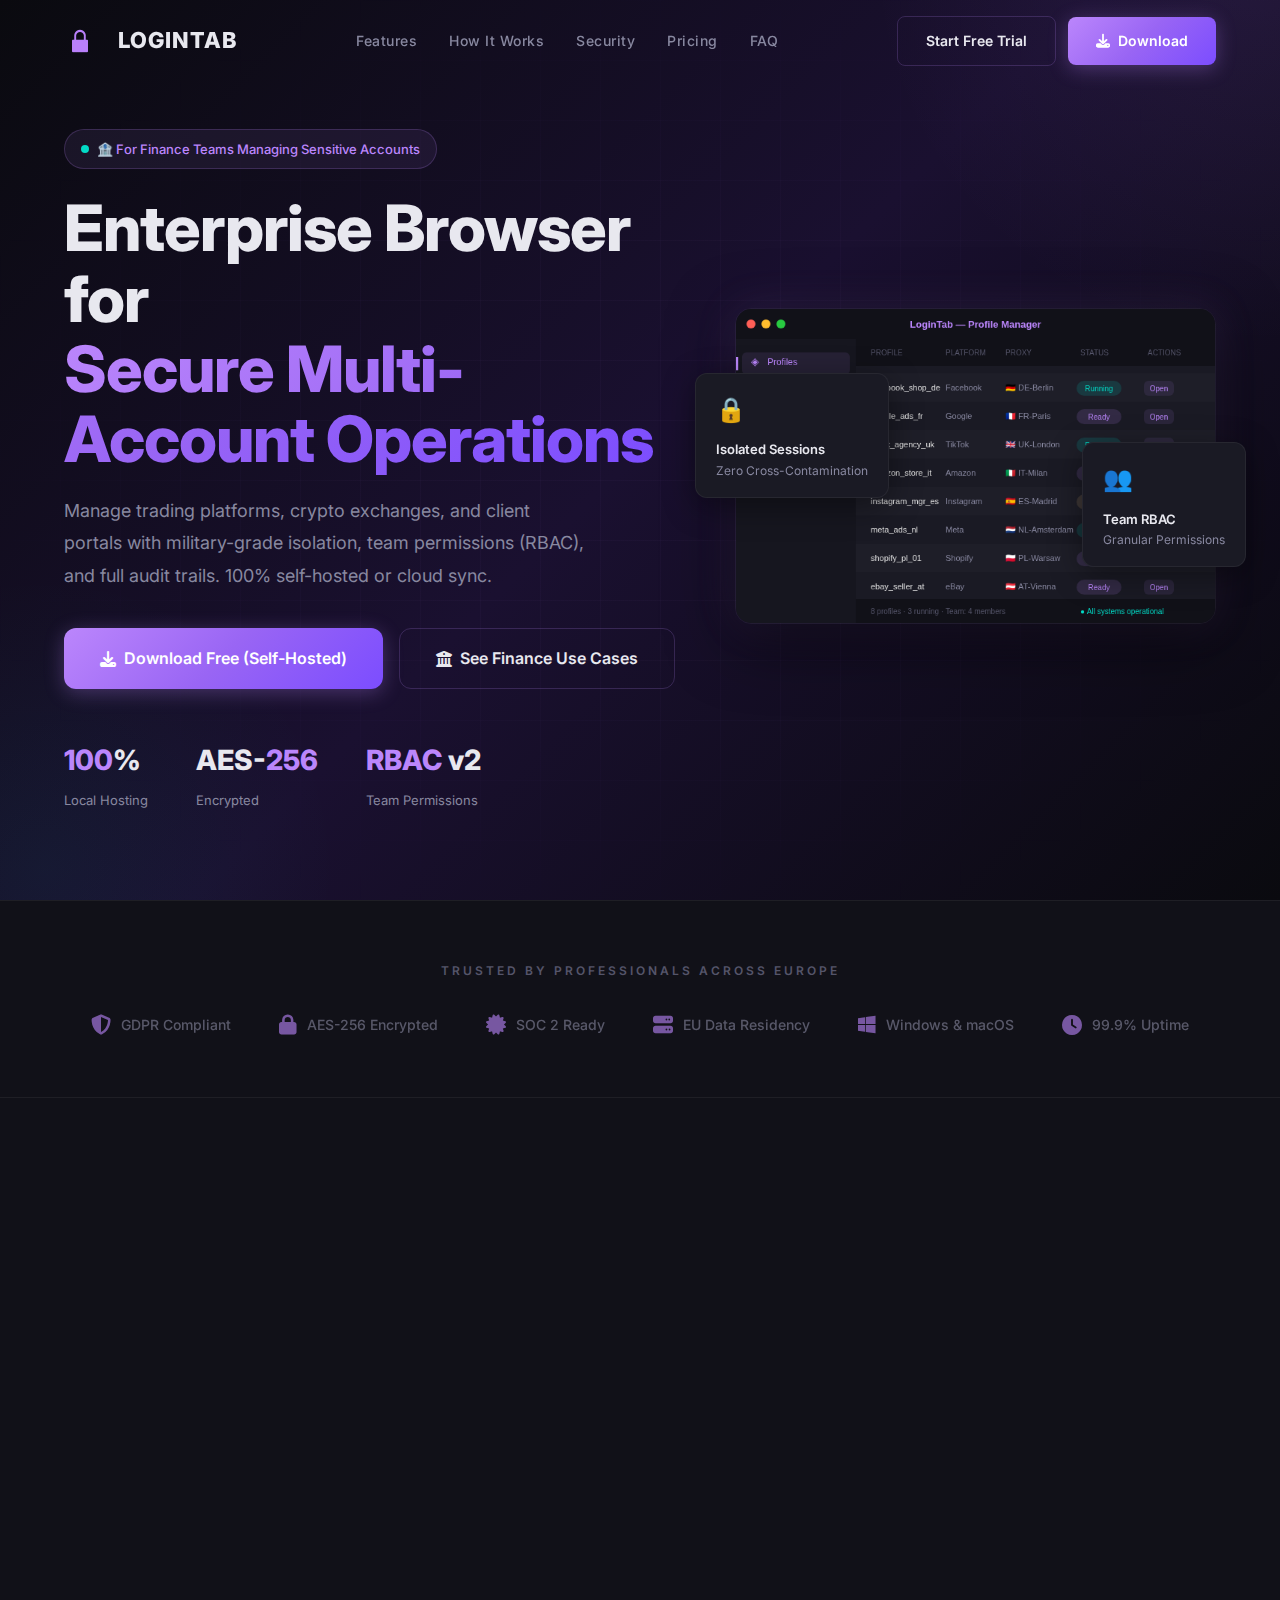
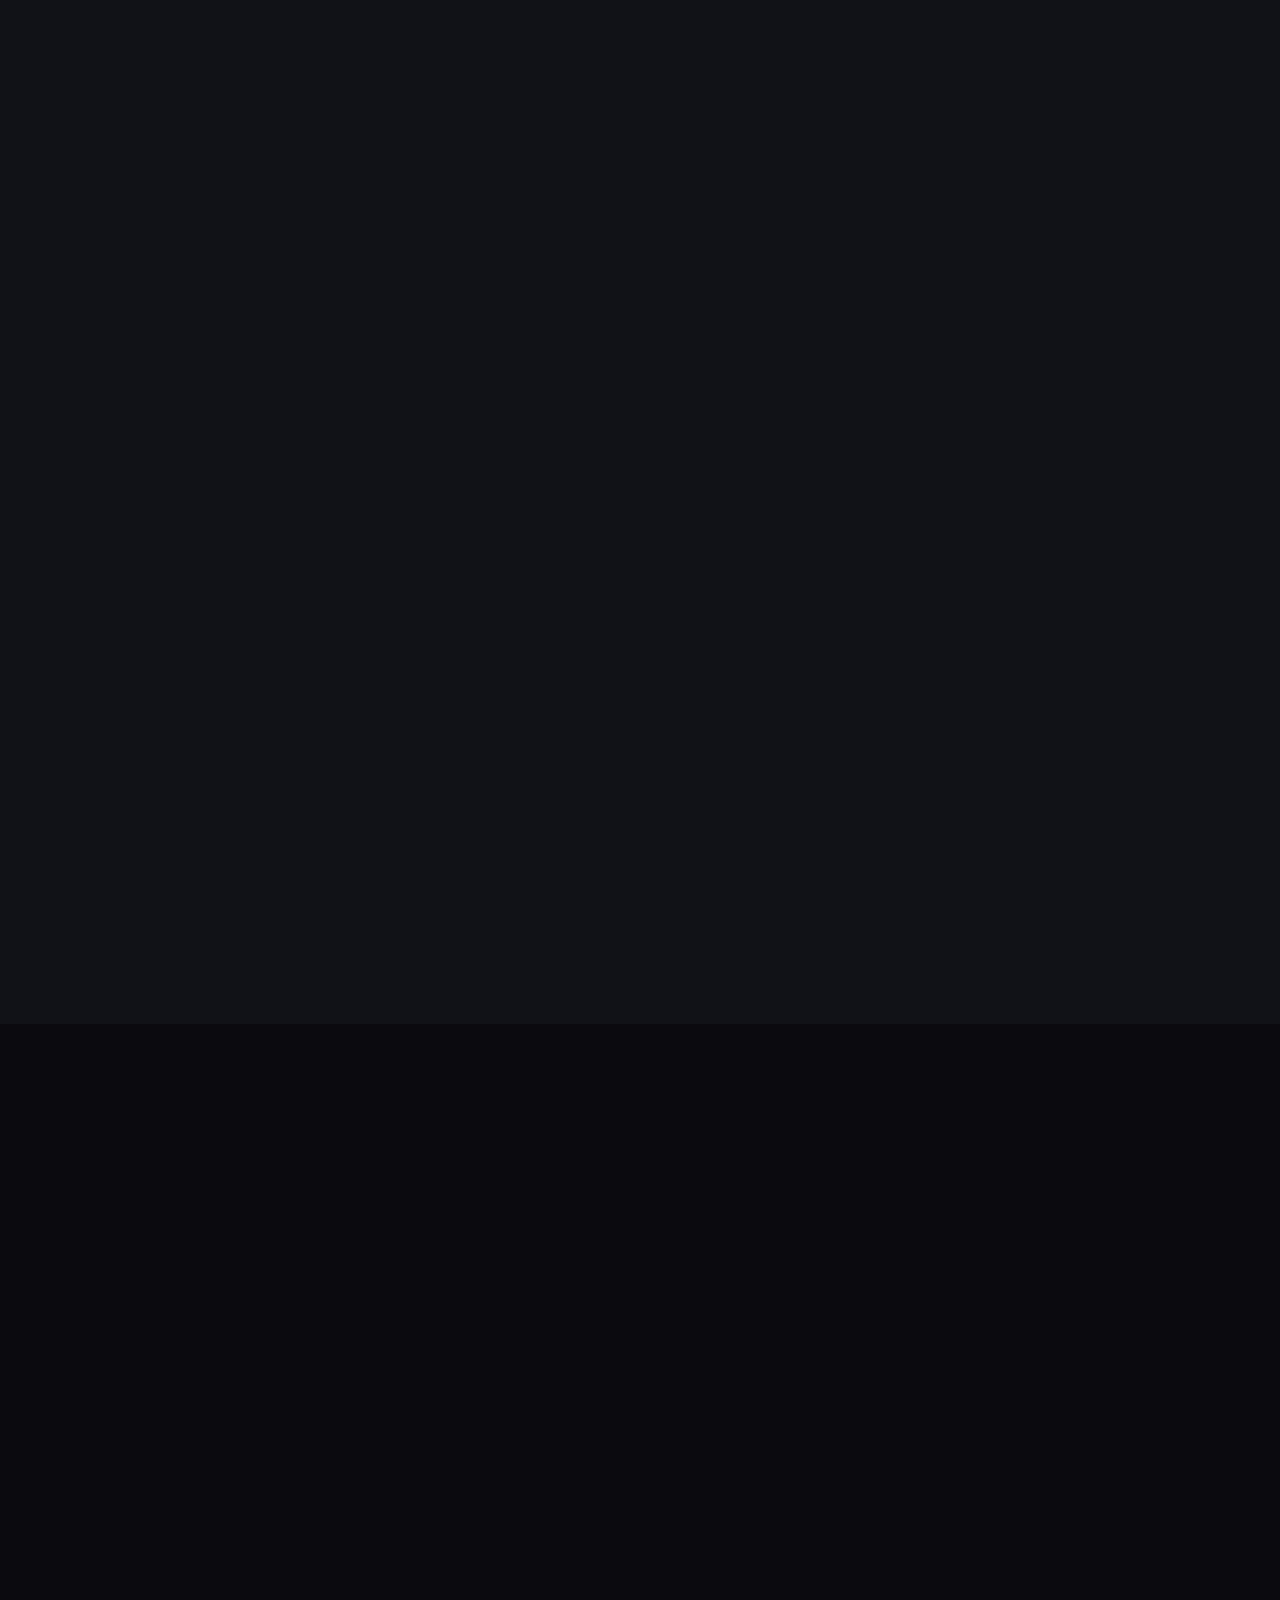
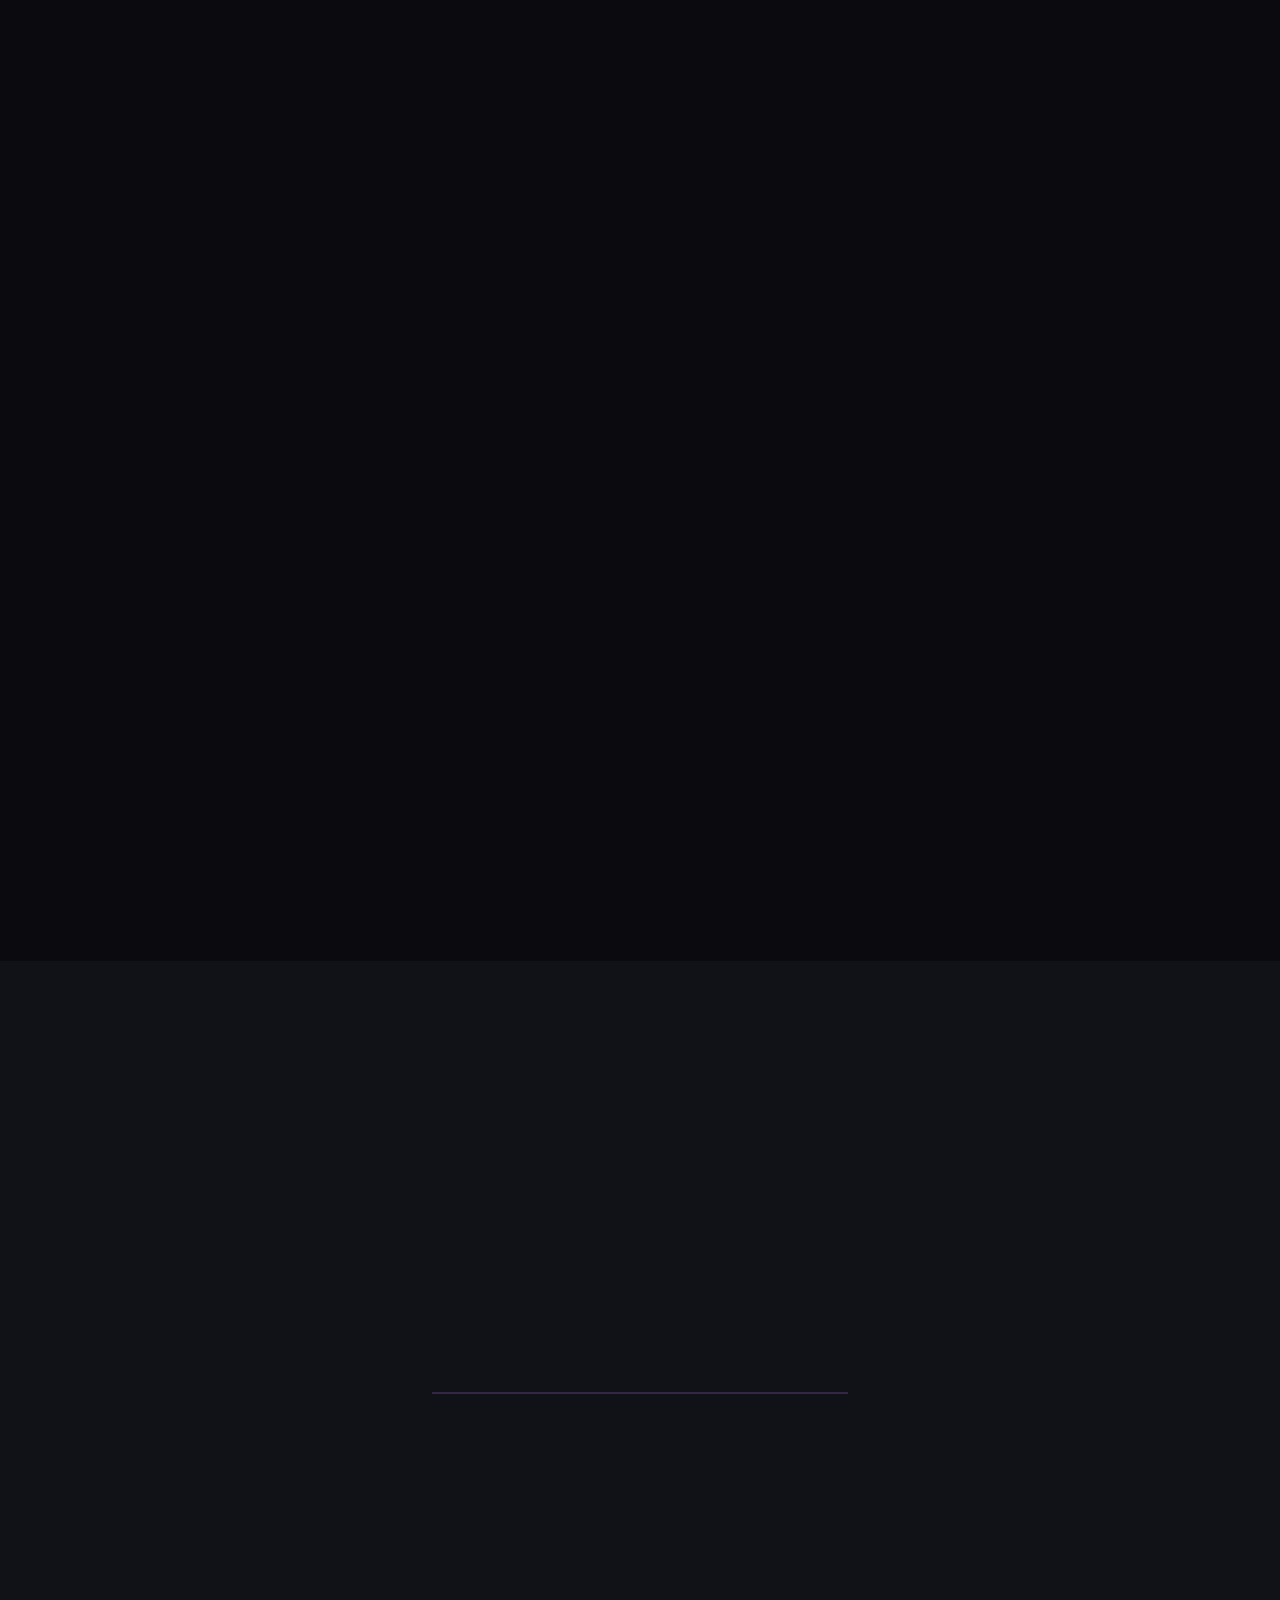
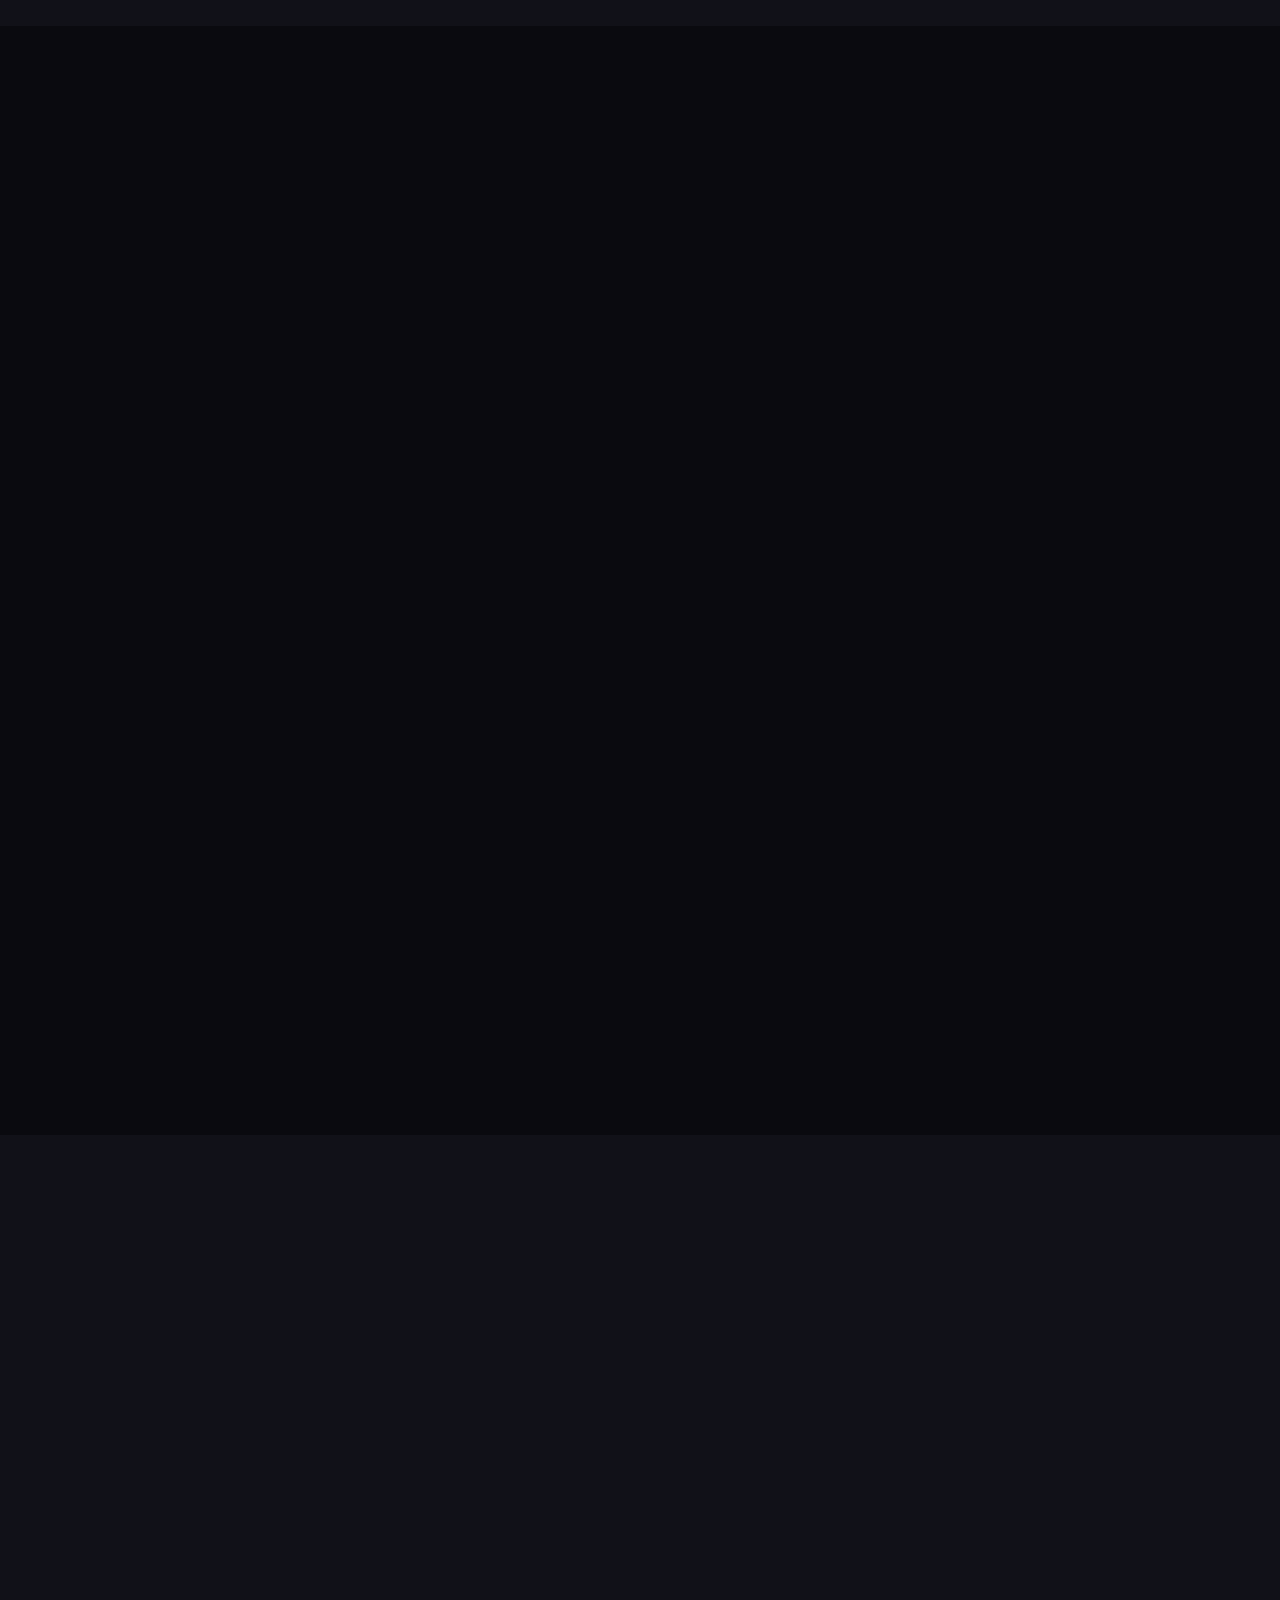
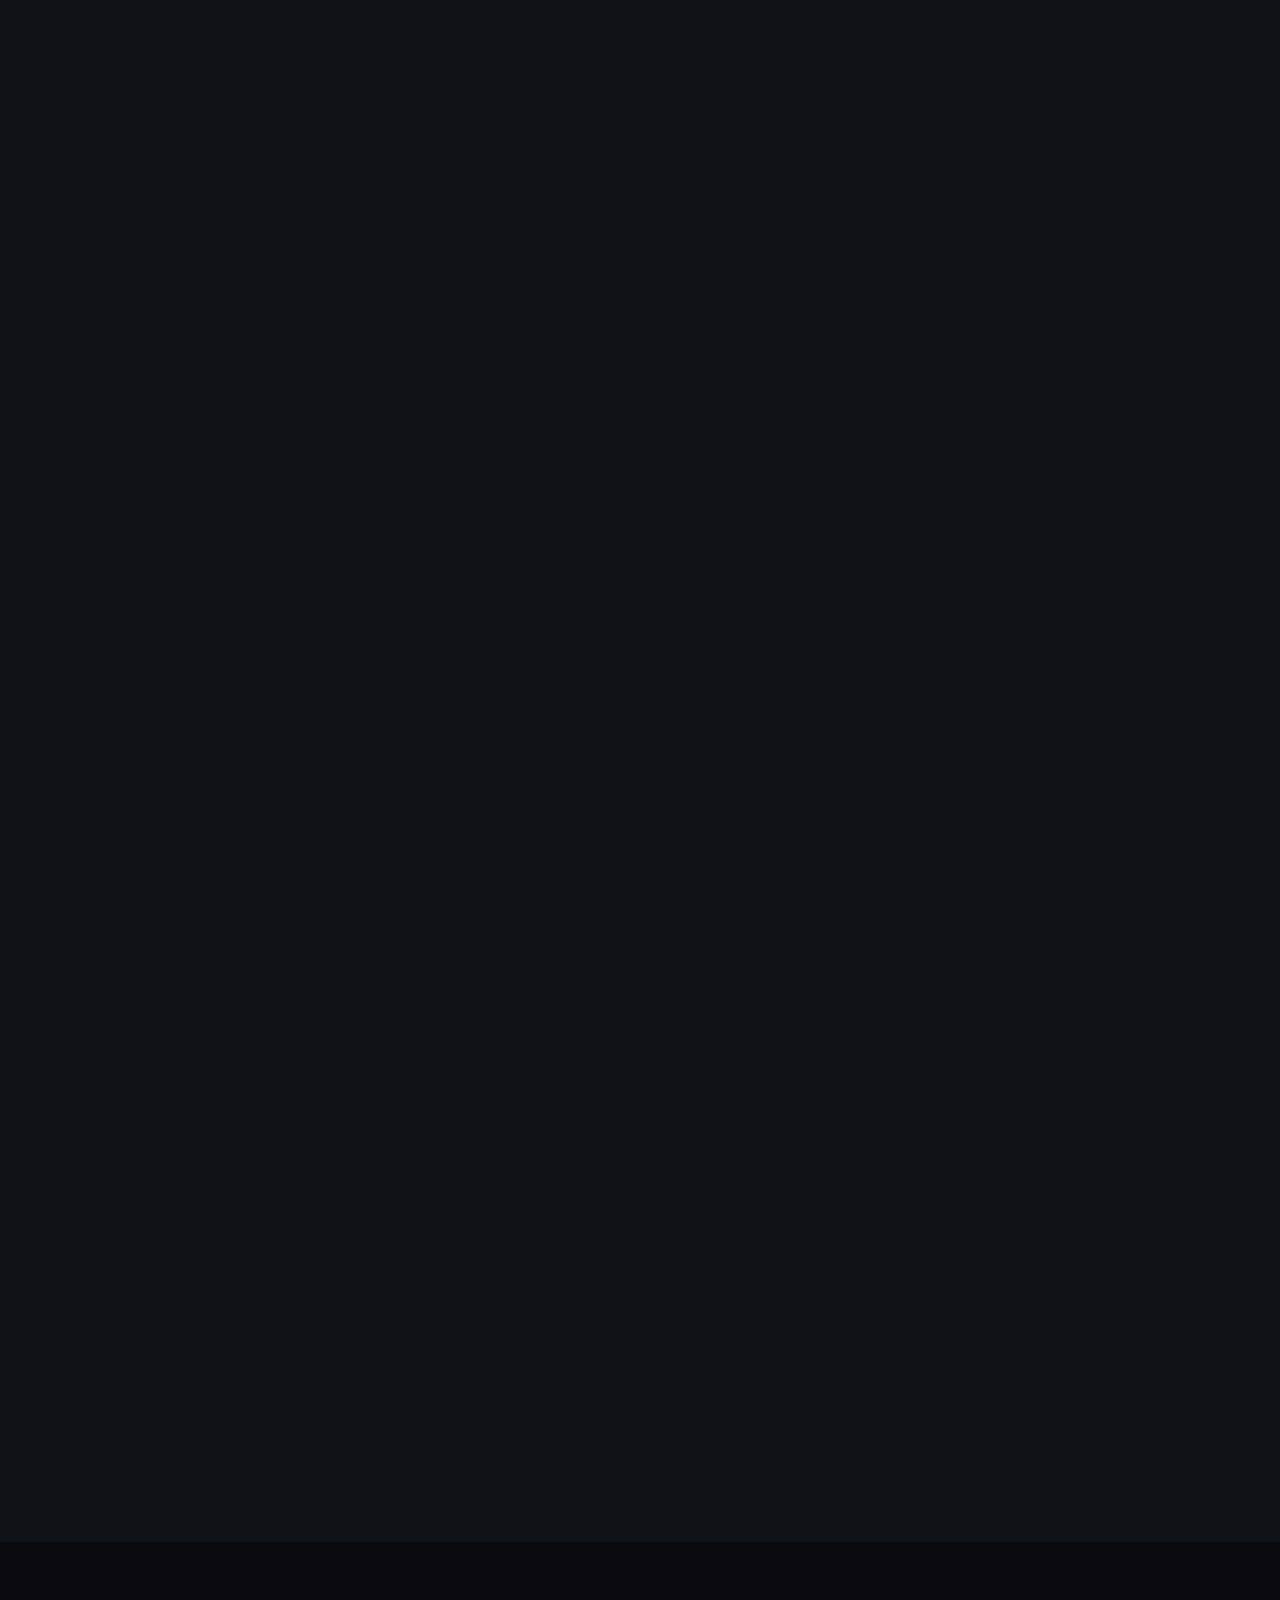
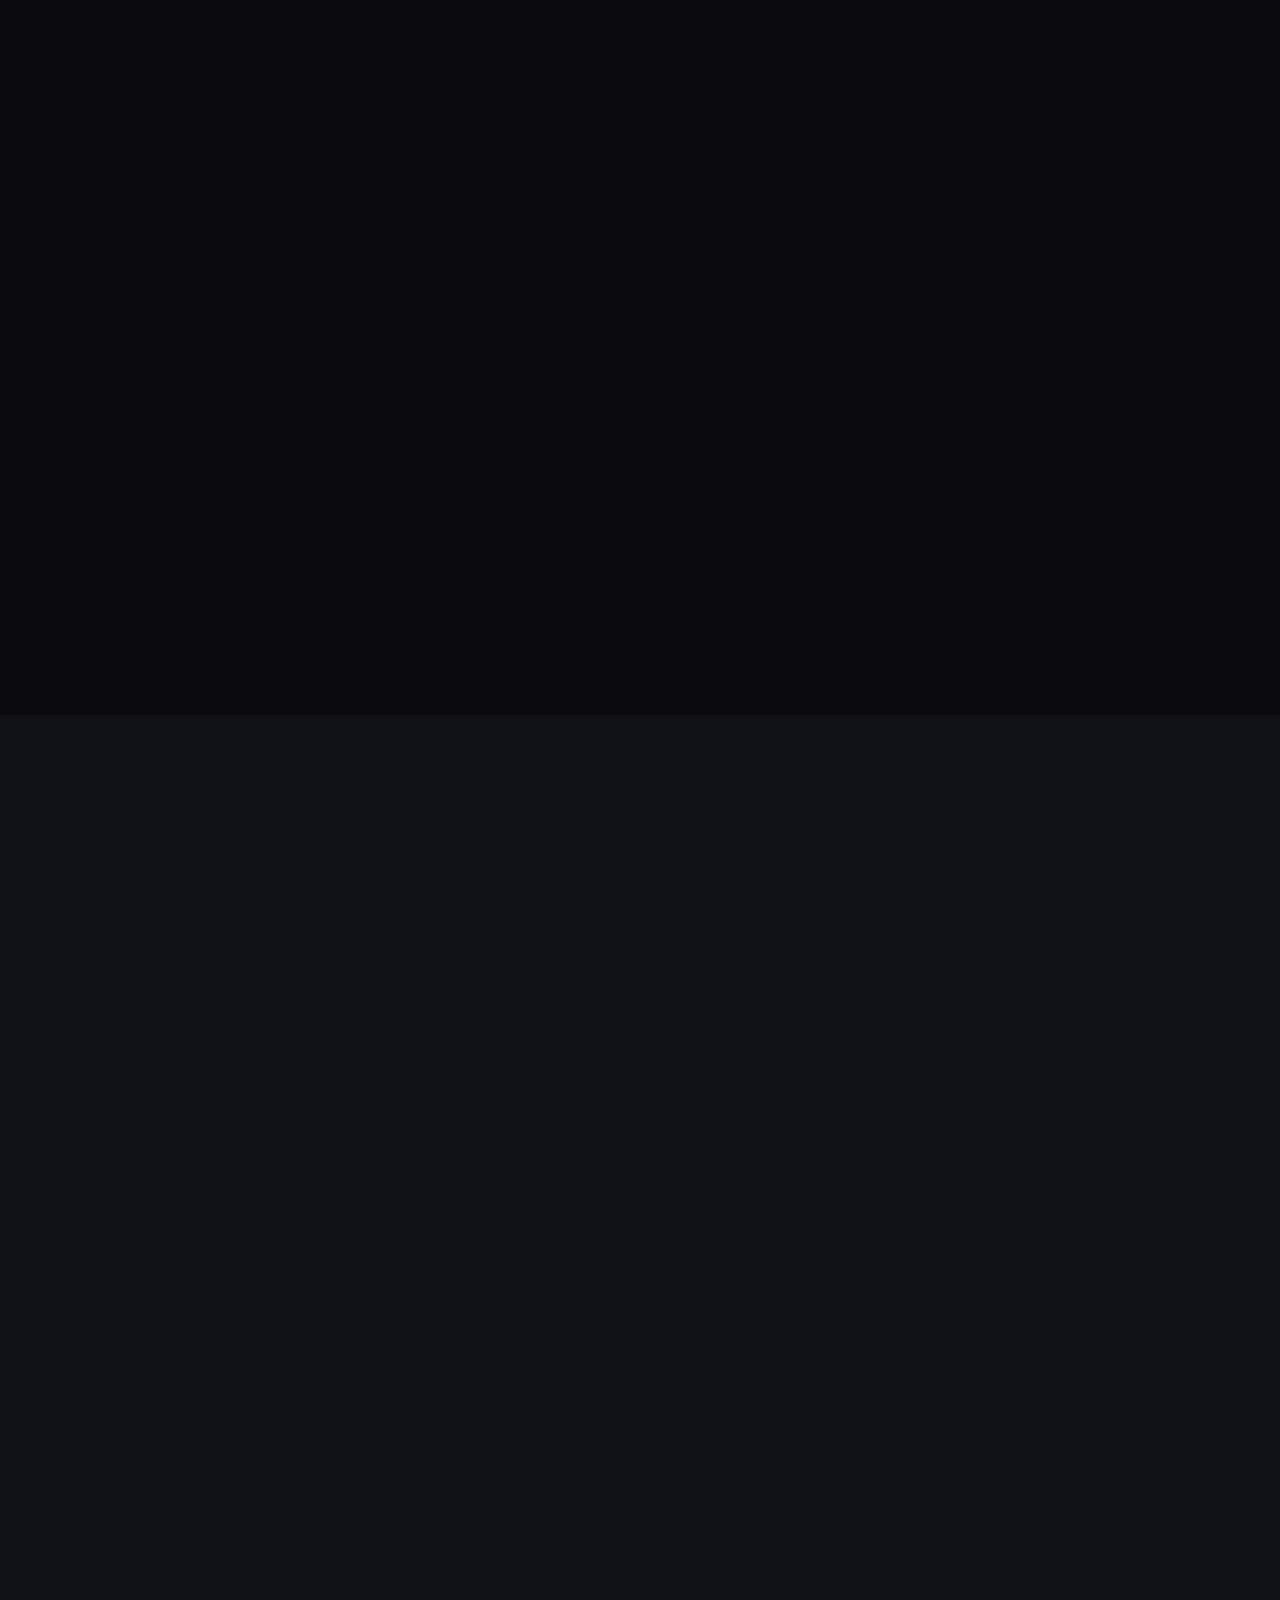
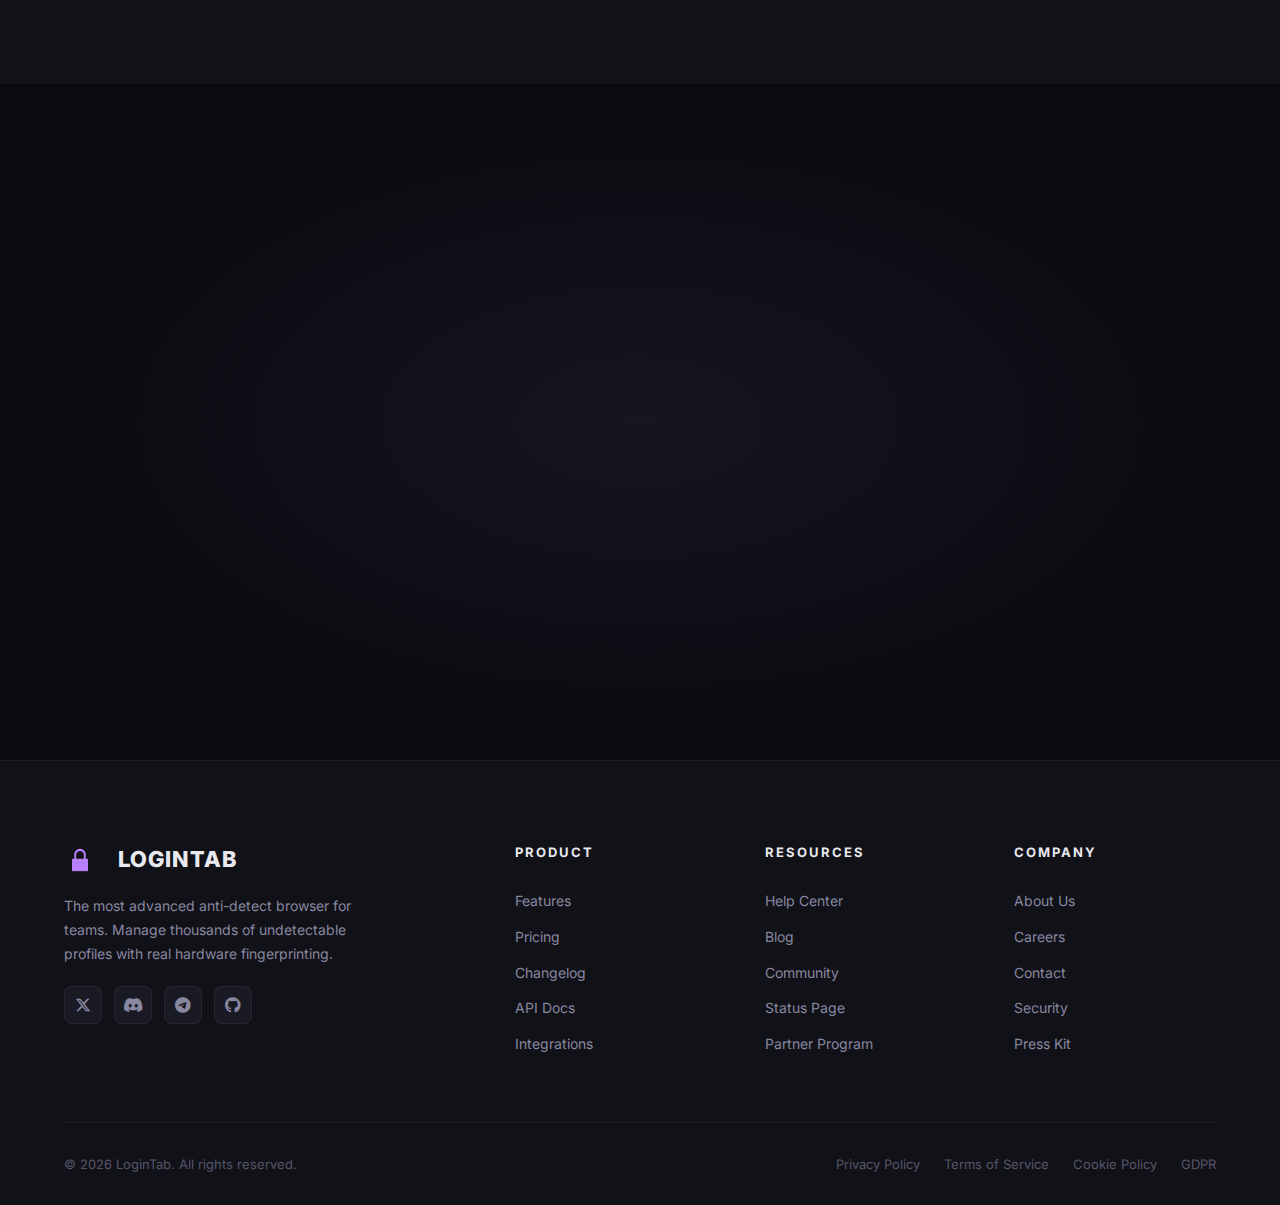
<file: index.html>
<!DOCTYPE html>
<html lang="en">

<head>
    <meta charset="UTF-8">
    <meta name="viewport" content="width=device-width, initial-scale=1.0">
    <title>LoginTab — Advanced Anti-Detect Browser for Teams</title>
    <meta name="description"
        content="LoginTab is the most advanced anti-detect browser for digital marketing teams. Manage thousands of undetectable browser profiles with real hardware fingerprinting, visual automation, and enterprise-grade team management.">
    <meta name="keywords"
        content="anti-detect browser, browser fingerprint, multi-account management, stealth browser, team browser profiles">
    <link rel="stylesheet" href="styles.css">
    <link rel="stylesheet" href="https://cdnjs.cloudflare.com/ajax/libs/font-awesome/6.5.1/css/all.min.css">
    <link rel="icon" type="image/png" href="logintab-icon.png">
</head>

<body>

    <!-- ═══════════════════════════════════════ -->
    <!-- NAVIGATION                             -->
    <!-- ═══════════════════════════════════════ -->
    <nav class="navbar" id="navbar">
        <div class="nav-container">
            <a href="#" class="nav-logo">
                <img src="logintab-icon.png" alt="LoginTab"
                    style="width: 32px; height: 32px; border-radius: 8px; margin-right: 12px;">
                LoginTab
            </a>
            <ul class="nav-links" id="navLinks">
                <li><a href="#features">Features</a></li>
                <li><a href="#how-it-works">How It Works</a></li>
                <li><a href="#anti-detect">Security</a></li>
                <li><a href="#pricing">Pricing</a></li>
                <li><a href="#faq">FAQ</a></li>
            </ul>
            <div class="nav-cta">
                <a href="#pricing" class="btn btn-outline">Start Free Trial</a>
                <a href="download.html" class="btn btn-primary"><i class="fa-solid fa-download"></i> Download</a>
            </div>
            <button class="mobile-toggle" id="mobileToggle" aria-label="Toggle menu">
                <span></span><span></span><span></span>
            </button>
        </div>
    </nav>

    <!-- ═══════════════════════════════════════ -->
    <!-- HERO SECTION                           -->
    <!-- ═══════════════════════════════════════ -->
    <section class="hero" id="hero">
        <div class="hero-bg"></div>
        <div class="hero-grid"></div>
        <div class="container">
            <div class="hero-content">
                <div class="hero-badge">
                    <span class="pulse"></span>
                    🏦 For Finance Teams Managing Sensitive Accounts
                </div>
                <h1>
                    Enterprise Browser for<br>
                    <span class="gradient-text">Secure Multi-Account Operations</span>
                </h1>
                <p class="hero-subtitle">
                    Manage trading platforms, crypto exchanges, and client portals with military-grade isolation,
                    team permissions (RBAC), and full audit trails. 100% self-hosted or cloud sync.
                </p>
                <div class="hero-actions">
                    <a href="download.html" class="btn btn-primary btn-lg">
                        <i class="fa-solid fa-download"></i> Download Free (Self-Hosted)
                    </a>
                    <a href="#use-cases" class="btn btn-outline btn-lg">
                        <i class="fa-solid fa-building-columns"></i> See Finance Use Cases
                    </a>
                </div>
                <div class="hero-stats">
                    <div class="hero-stat">
                        <div class="stat-value"><span class="accent">100</span>%</div>
                        <div class="stat-label">Local Hosting</div>
                    </div>
                    <div class="hero-stat">
                        <div class="stat-value">AES-<span class="accent">256</span></div>
                        <div class="stat-label">Encrypted</div>
                    </div>
                    <div class="hero-stat">
                        <div class="stat-value"><span class="accent">RBAC</span> v2</div>
                        <div class="stat-label">Team Permissions</div>
                    </div>
                </div>
            </div>
            <div class="hero-visual">
                <img src="https://placehold.co/640x420/10202d/f59e0b?text=Secure+Account+Management&font=inter"
                    alt="LoginTab Dashboard Preview" class="hero-mockup" id="heroMockup">
                <div class="hero-float-card card-1">
                    <div class="card-icon">🔒</div>
                    <div class="card-title">Isolated Sessions</div>
                    <div class="card-desc">Zero Cross-Contamination</div>
                </div>
                <div class="hero-float-card card-2">
                    <div class="card-icon">👥</div>
                    <div class="card-title">Team RBAC</div>
                    <div class="card-desc">Granular Permissions</div>
                </div>
            </div>
        </div>
    </section>

    <!-- ═══════════════════════════════════════ -->
    <!-- TRUST BAR                              -->
    <!-- ═══════════════════════════════════════ -->
    <div class="trust-bar">
        <div class="container">
            <div class="trust-content">
                <p class="trust-label">Trusted by professionals across Europe</p>
                <div class="trust-logos">
                    <div class="trust-item">
                        <i class="fa-solid fa-shield-halved"></i>
                        <span>GDPR Compliant</span>
                    </div>
                    <div class="trust-item">
                        <i class="fa-solid fa-lock"></i>
                        <span>AES-256 Encrypted</span>
                    </div>
                    <div class="trust-item">
                        <i class="fa-solid fa-certificate"></i>
                        <span>SOC 2 Ready</span>
                    </div>
                    <div class="trust-item">
                        <i class="fa-solid fa-server"></i>
                        <span>EU Data Residency</span>
                    </div>
                    <div class="trust-item">
                        <i class="fa-brands fa-windows"></i>
                        <span>Windows & macOS</span>
                    </div>
                    <div class="trust-item">
                        <i class="fa-solid fa-clock"></i>
                        <span>99.9% Uptime</span>
                    </div>
                </div>
            </div>
        </div>
    </div>

    <!-- ═══════════════════════════════════════ -->
    <!-- USE CASES (Finance-Specific)          -->
    <!-- ═══════════════════════════════════════ -->
    <section class="use-cases" id="use-cases">
        <div class="container">
            <div class="section-header reveal">
                <div class="section-label">Real-World Finance Scenarios</div>
                <h2 class="section-title">Used by Trading Firms, Crypto Funds,<br>and Financial Institutions</h2>
                <p class="section-subtitle">See how LoginTab solves critical security challenges in finance operations
                </p>
            </div>

            <div class="use-cases-grid">
                <!-- Use Case 1: Trading Firm -->
                <div class="use-case-card reveal reveal-delay-1">
                    <div class="use-case-icon">📊</div>
                    <h3>Trading Firm<br><span class="use-case-scale">12 Traders · 300 Exchange Accounts</span></h3>

                    <div class="challenge">
                        <strong>❌ Challenge:</strong> Traders sharing credentials = massive security risk. No
                        accountability for who executed which trade.
                    </div>

                    <div class="solution">
                        <strong>✅ LoginTab Solution:</strong>
                        <ul>
                            <li>1 isolated profile per exchange account</li>
                            <li>Junior traders: assigned profiles only</li>
                            <li>Senior traders: full access via RBAC</li>
                            <li>Compliance team: read-only audit mode</li>
                        </ul>
                    </div>

                    <div class="result">
                        <strong>📈 Result:</strong> Zero credential leaks · Full audit trail · Regulatory compliance
                    </div>
                </div>

                <!-- Use Case 2: Crypto Fund -->
                <div class="use-case-card reveal reveal-delay-2">
                    <div class="use-case-icon">₿</div>
                    <h3>Crypto Investment Fund<br><span class="use-case-scale">5 Analysts · 150 Wallet Dashboards</span>
                    </h3>

                    <div class="challenge">
                        <strong>❌ Challenge:</strong> Analysts need temporary access to specific wallets. Can't share
                        master passwords securely.
                    </div>

                    <div class="solution">
                        <strong>✅ LoginTab Solution:</strong>
                        <ul>
                            <li>Wallet-specific browser profiles</li>
                            <li>Temporary access tokens (48hr auto-expire)</li>
                            <li>Session recording for compliance</li>
                            <li>Instant revoke on employee termination</li>
                        </ul>
                    </div>

                    <div class="result">
                        <strong>📈 Result:</strong> Secure delegation · No password sharing · Complete session logs
                    </div>
                </div>

                <!-- Use Case 3: Forex Broker -->
                <div class="use-case-card reveal reveal-delay-3">
                    <div class="use-case-icon">💹</div>
                    <h3>Forex Broker<br><span class="use-case-scale">50 Staff · 2000+ Client Accounts</span></h3>

                    <div class="challenge">
                        <strong>❌ Challenge:</strong> Support staff accessing client accounts = KYC nightmare. Need IP
                        masking per client region.
                    </div>

                    <div class="solution">
                        <strong>✅ LoginTab Solution:</strong>
                        <ul>
                            <li>Profile = Client account (isolated)</li>
                            <li>Manager assigns profiles to support staff</li>
                            <li>Proxy per profile (client's native region)</li>
                            <li>Activity log: who accessed which client, when</li>
                        </ul>
                    </div>

                    <div class="result">
                        <strong>📈 Result:</strong> KYC compliance · Zero cross-contamination · Audit-ready logs
                    </div>
                </div>
            </div>

            <div class="use-cases-cta reveal">
                <p>Need a custom solution for your finance operation?</p>
                <a href="#pricing" class="btn btn-primary">Book Security Consultation</a>
            </div>
        </div>
    </section>

    <!-- ═══════════════════════════════════════ -->
    <!-- FEATURES                               -->
    <!-- ═══════════════════════════════════════ -->
    <section class="features" id="features">
        <div class="container">
            <div class="section-header reveal">
                <div class="section-label">Core Features</div>
                <h2 class="section-title">Everything You Need to<br>Scale Without Limits</h2>
                <p class="section-subtitle">Three pillars of power — anti-detection, automation, and team management —
                    engineered for agencies that demand the best.</p>
            </div>
            <div class="features-grid">
                <!-- Feature 1: Anti-Detection -->
                <div class="feature-card reveal reveal-delay-1">
                    <div class="feature-icon">
                        <i class="fa-solid fa-shield-halved"></i>
                    </div>
                    <h3>Undetectable Browsing</h3>
                    <p>Real hardware fingerprinting with our Zero Noise philosophy. No fake noise — just consistency
                        that passes every test.</p>
                    <ul class="feature-list">
                        <li><i class="fa-solid fa-check"></i> Native hardware passthrough</li>
                        <li><i class="fa-solid fa-check"></i> CDP timezone spoofing</li>
                        <li><i class="fa-solid fa-check"></i> Auto timezone matching <span
                                style="font-size:10px;background:linear-gradient(135deg,#bb86fc,#03dac6);-webkit-background-clip:text;background-clip:text;-webkit-text-fill-color:transparent;font-weight:800;">NEW</span>
                        </li>
                        <li><i class="fa-solid fa-check"></i> WebRTC leak protection</li>
                        <li><i class="fa-solid fa-check"></i> Google Login bypass</li>
                        <li><i class="fa-solid fa-check"></i> Platform-locked fingerprints</li>
                    </ul>
                </div>
                <!-- Feature 2: Automation -->
                <div class="feature-card reveal reveal-delay-2">
                    <div class="feature-icon">
                        <i class="fa-solid fa-bolt"></i>
                    </div>
                    <h3>Visual Automation</h3>
                    <p>Build complex workflows with our drag-and-drop node editor. No coding required — automate
                        anything in minutes.</p>
                    <ul class="feature-list">
                        <li><i class="fa-solid fa-check"></i> Drawflow visual editor</li>
                        <li><i class="fa-solid fa-check"></i> 16+ action node types</li>
                        <li><i class="fa-solid fa-check"></i> Puppeteer & Playwright</li>
                        <li><i class="fa-solid fa-check"></i> Scheduled workflows</li>
                        <li><i class="fa-solid fa-check"></i> Camoufox integration</li>
                    </ul>
                </div>
                <!-- Feature 3: Team Management -->
                <div class="feature-card reveal reveal-delay-3">
                    <div class="feature-icon">
                        <i class="fa-solid fa-users-gear"></i>
                    </div>
                    <h3>Enterprise Team Control</h3>
                    <p>Granular RBAC permissions, multi-machine session locking, and real-time profile sync across your
                        entire team.</p>
                    <ul class="feature-list">
                        <li><i class="fa-solid fa-check"></i> Role-based access (RBAC v2)</li>
                        <li><i class="fa-solid fa-check"></i> Multi-machine kick</li>
                        <li><i class="fa-solid fa-check"></i> Session sync & locking</li>
                        <li><i class="fa-solid fa-check"></i> Bulk import (1000+)</li>
                        <li><i class="fa-solid fa-check"></i> Activity audit logs</li>
                    </ul>
                </div>
                <!-- Feature 4: AI Assistant v5.0 -->
                <div class="feature-card reveal reveal-delay-4">
                    <div class="feature-icon">
                        <i class="fa-solid fa-robot"></i>
                    </div>
                    <h3>AI Assistant <span
                            style="font-size:12px;background:linear-gradient(135deg,#bb86fc,#03dac6);-webkit-background-clip:text;background-clip:text;-webkit-text-fill-color:transparent;font-weight:800;">v5.0</span>
                    </h3>
                    <p>Chat with an AI directly inside the browser. Ask questions, give commands, or let it control the
                        page for you — all from a premium glassmorphism side panel.</p>
                    <ul class="feature-list">
                        <li><i class="fa-solid fa-check"></i> Chat + browser control in one panel</li>
                        <li><i class="fa-solid fa-check"></i> Natural language automation</li>
                        <li><i class="fa-solid fa-check"></i> Real-time typing indicator & status</li>
                        <li><i class="fa-solid fa-check"></i> Auto-retry with exponential backoff</li>
                        <li><i class="fa-solid fa-check"></i> Continuous monitoring mode</li>
                    </ul>
                </div>
            </div>
        </div>
    </section>

    <!-- ═══════════════════════════════════════ -->
    <!-- HOW IT WORKS                           -->
    <!-- ═══════════════════════════════════════ -->
    <section class="how-it-works" id="how-it-works">
        <div class="container">
            <div class="section-header reveal">
                <div class="section-label">How It Works</div>
                <h2 class="section-title">Up and Running<br>In Three Steps</h2>
                <p class="section-subtitle">From download to running your first undetectable profile in under 5 minutes.
                </p>
            </div>
            <div class="steps-grid">
                <div class="step-card reveal reveal-delay-1">
                    <div class="step-number">1</div>
                    <h3>Create Profile</h3>
                    <p>Set up a new browser identity with auto-generated fingerprints matching your target platform.</p>
                </div>
                <div class="step-card reveal reveal-delay-2">
                    <div class="step-number">2</div>
                    <h3>Configure & Assign</h3>
                    <p>Add proxies, assign team members, and set up automation workflows using our visual editor.</p>
                </div>
                <div class="step-card reveal reveal-delay-3">
                    <div class="step-number">3</div>
                    <h3>Launch & Scale</h3>
                    <p>Open profiles that pass every detection test. scale to thousands across your entire team.</p>
                </div>
            </div>
        </div>
    </section>

    <!-- ═══════════════════════════════════════ -->
    <!-- ANTI-DETECTION DEEP DIVE               -->
    <!-- ═══════════════════════════════════════ -->
    <section class="anti-detect" id="anti-detect">
        <div class="container">
            <div class="section-header reveal">
                <div class="section-label">Security Technology</div>
                <h2 class="section-title">Why LoginTab Passes<br>Every Detection Test</h2>
                <p class="section-subtitle">Our Zero Noise engine uses real hardware signals instead of fake noise — the
                    only approach that consistently beats IPHey, Pixelscan, and CreepJS.</p>
            </div>
            <div class="anti-detect-grid">
                <div class="anti-detect-content reveal">
                    <h3>How We Compare</h3>
                    <p>While competitors inject suspicious randomized data, LoginTab leverages native hardware
                        passthrough and engine-level CDP overrides for unmatched consistency.</p>
                    <table class="comparison-table">
                        <thead>
                            <tr>
                                <th>Feature</th>
                                <th>LoginTab</th>
                                <th>Others</th>
                            </tr>
                        </thead>
                        <tbody>
                            <tr>
                                <td>Fingerprint Method</td>
                                <td class="check">Native Hardware</td>
                                <td class="cross">Fake Noise</td>
                            </tr>
                            <tr>
                                <td>Timezone Spoofing</td>
                                <td class="check">CDP Engine</td>
                                <td class="partial">JS Override</td>
                            </tr>
                            <tr>
                                <td>WebRTC Protection</td>
                                <td class="check">Full Masking</td>
                                <td class="partial">Partial</td>
                            </tr>
                            <tr>
                                <td>Google Login</td>
                                <td class="check">Golden Formula</td>
                                <td class="cross">Blocked</td>
                            </tr>
                            <tr>
                                <td>Multi-Tab Consistency</td>
                                <td class="check">Engine-Level</td>
                                <td class="cross">Page-Level</td>
                            </tr>
                            <tr>
                                <td>OS Fingerprint Lock</td>
                                <td class="check">Platform Locked</td>
                                <td class="partial">Manual</td>
                            </tr>
                            <tr>
                                <td>Timezone Match</td>
                                <td class="check">Auto-Detect + Lock</td>
                                <td class="cross">Manual Config</td>
                            </tr>
                        </tbody>
                    </table>
                </div>
                <div class="shield-visual reveal">
                    <div class="shield-graphic">
                        <div class="shield-ring ring-1">
                            <span class="shield-dot"></span>
                            <span class="shield-dot"></span>
                            <span class="shield-dot"></span>
                            <span class="shield-dot"></span>
                        </div>
                        <div class="shield-ring ring-2">
                            <span class="shield-dot"></span>
                            <span class="shield-dot"></span>
                            <span class="shield-dot"></span>
                            <span class="shield-dot"></span>
                        </div>
                        <div class="shield-ring ring-3"></div>
                        <div class="shield-center">🛡️</div>
                    </div>
                </div>
            </div>
        </div>
    </section>

    <!-- ═══════════════════════════════════════ -->
    <!-- PRICING                                -->
    <!-- ═══════════════════════════════════════ -->
    <section class="pricing" id="pricing">
        <div class="container">
            <div class="section-header reveal">
                <div class="section-label">Pricing</div>
                <h2 class="section-title">Free Local Edition.<br>Affordable Cloud Plans.</h2>
                <p class="section-subtitle">Core browser is 100% free. Pay only for cloud sync, backup, and premium
                    Market services.</p>
            </div>
            <div class="pricing-toggle reveal">
                <span class="active" id="monthlyLabel">Monthly</span>
                <div class="toggle-switch" id="pricingToggle"></div>
                <span id="annualLabel">Annual</span>
                <span class="save-badge">Save 20%</span>
            </div>
            <div class="pricing-grid pricing-grid-4col">
                <!-- Local Edition -->
                <div class="pricing-card reveal reveal-delay-1">
                    <div class="pricing-tier free-tier">Local</div>
                    <h3>Self-Hosted</h3>
                    <div class="pricing-amount">
                        <span class="currency free-price">FREE</span>
                    </div>
                    <p class="pricing-desc">Full-featured browser. No cloud, no subscription. Forever free.</p>
                    <ul class="pricing-features">
                        <li><i class="fa-solid fa-check"></i> Unlimited profiles</li>
                        <li><i class="fa-solid fa-check"></i> All anti-detect features</li>
                        <li><i class="fa-solid fa-check"></i> Visual automation</li>
                        <li><i class="fa-solid fa-check"></i> Local team sharing</li>
                        <li><i class="fa-solid fa-check"></i> Open-source core</li>
                        <li class="disabled"><i class="fa-solid fa-xmark"></i> Cloud sync</li>
                        <li class="disabled"><i class="fa-solid fa-xmark"></i> Auto backup</li>
                        <li class="disabled"><i class="fa-solid fa-xmark"></i> Priority support</li>
                    </ul>
                    <a href="download.html" class="btn btn-outline">Download Free</a>
                </div>
                <!-- Cloud Starter -->
                <div class="pricing-card reveal reveal-delay-2">
                    <div class="pricing-tier">Cloud Starter</div>
                    <h3>Personal Sync</h3>
                    <div class="pricing-amount">
                        <span class="currency">€</span><span class="price" data-monthly="9"
                            data-annual="7">9</span><span class="period">/month</span>
                    </div>
                    <p class="pricing-desc">For individuals who need cloud sync and automatic backups.</p>
                    <ul class="pricing-features">
                        <li><i class="fa-solid fa-check"></i> Everything in Local</li>
                        <li><i class="fa-solid fa-check"></i> Cloud profile sync</li>
                        <li><i class="fa-solid fa-check"></i> Auto backup (daily)</li>
                        <li><i class="fa-solid fa-check"></i> 50GB cloud storage</li>
                        <li><i class="fa-solid fa-check"></i> Email support</li>
                        <li><i class="fa-solid fa-check"></i> Market access</li>
                        <li class="disabled"><i class="fa-solid fa-xmark"></i> Team collaboration</li>
                        <li class="disabled"><i class="fa-solid fa-xmark"></i> API access</li>
                    </ul>
                    <a href="#" class="btn btn-outline">Start 14-Day Trial</a>
                </div>
                <!-- Cloud Pro -->
                <div class="pricing-card featured reveal reveal-delay-3">
                    <span class="popular-badge">Most Popular</span>
                    <div class="pricing-tier">Cloud Pro</div>
                    <h3>Team Edition</h3>
                    <div class="pricing-amount">
                        <span class="currency">€</span><span class="price" data-monthly="29"
                            data-annual="23">29</span><span class="period">/month</span>
                    </div>
                    <p class="pricing-desc">Full team collaboration with advanced cloud features and Market credits.</p>
                    <ul class="pricing-features">
                        <li><i class="fa-solid fa-check"></i> Everything in Starter</li>
                        <li><i class="fa-solid fa-check"></i> Up to 10 team members</li>
                        <li><i class="fa-solid fa-check"></i> RBAC permissions</li>
                        <li><i class="fa-solid fa-check"></i> 200GB cloud storage</li>
                        <li><i class="fa-solid fa-check"></i> API access</li>
                        <li><i class="fa-solid fa-check"></i> Priority support</li>
                        <li><i class="fa-solid fa-check"></i> €10 Market credits/mo</li>
                        <li class="disabled"><i class="fa-solid fa-xmark"></i> White-label</li>
                    </ul>
                    <a href="#" class="btn btn-primary">Start 14-Day Trial</a>
                </div>
                <!-- Enterprise -->
                <div class="pricing-card reveal reveal-delay-4">
                    <div class="pricing-tier">Enterprise</div>
                    <h3>Custom</h3>
                    <div class="pricing-amount">
                        <span class="currency custom-price">Let's Talk</span>
                    </div>
                    <p class="pricing-desc">Unlimited scale, white-labeling, and dedicated infrastructure.</p>
                    <ul class="pricing-features">
                        <li><i class="fa-solid fa-check"></i> Everything in Pro</li>
                        <li><i class="fa-solid fa-check"></i> Unlimited team members</li>
                        <li><i class="fa-solid fa-check"></i> Unlimited storage</li>
                        <li><i class="fa-solid fa-check"></i> White-label branding</li>
                        <li><i class="fa-solid fa-check"></i> SSO integration</li>
                        <li><i class="fa-solid fa-check"></i> Dedicated support</li>
                        <li><i class="fa-solid fa-check"></i> Custom Market rates</li>
                        <li><i class="fa-solid fa-check"></i> On-premise option</li>
                    </ul>
                    <a href="#" class="btn btn-teal">Contact Sales</a>
                </div>
            </div>

            <!-- Market Revenue Highlight -->
            <div class="market-highlight reveal"
                style="margin-top: 80px; text-align: center; padding: 48px; background: linear-gradient(135deg, rgba(187, 134, 252, 0.08) 0%, rgba(3, 218, 198, 0.05) 100%); border-radius: 16px; border: 1px solid var(--border-accent);">
                <div
                    style="display: inline-flex; align-items: center; gap: 8px; padding: 6px 16px; background: rgba(3, 218, 198, 0.1); border-radius: 100px; margin-bottom: 20px;">
                    <i class="fa-solid fa-store" style="color: var(--teal);"></i>
                    <span
                        style="font-size: 12px; font-weight: 600; color: var(--teal); text-transform: uppercase; letter-spacing: 1px;">LoginTab
                        Market</span>
                </div>
                <h3 style="font-size: 28px; font-weight: 700; margin-bottom: 16px;">Pay-as-you-go for Premium Services
                </h3>
                <p style="color: var(--text-muted); font-size: 16px; max-width: 680px; margin: 0 auto 32px;">Buy only
                    what you need from our marketplace: residential proxies, aged accounts, automation templates, and
                    more.</p>
                <div
                    style="display: grid; grid-template-columns: repeat(auto-fit, minmax(200px, 1fr)); gap: 24px; max-width: 800px; margin: 0 auto;">
                    <div
                        style="padding: 20px; background: var(--bg-card); border-radius: 12px; border: 1px solid var(--border);">
                        <div style="font-size: 24px; margin-bottom: 8px;">🌍</div>
                        <div style="font-size: 14px; font-weight: 600; color: var(--text); margin-bottom: 4px;">
                            Residential Proxies</div>
                        <div style="font-size: 13px; color: var(--text-muted);">From €0.50/GB</div>
                    </div>
                    <div
                        style="padding: 20px; background: var(--bg-card); border-radius: 12px; border: 1px solid var(--border);">
                        <div style="font-size: 24px; margin-bottom: 8px;">👤</div>
                        <div style="font-size: 14px; font-weight: 600; color: var(--text); margin-bottom: 4px;">Aged
                            Accounts</div>
                        <div style="font-size: 13px; color: var(--text-muted);">From €2/account</div>
                    </div>
                    <div
                        style="padding: 20px; background: var(--bg-card); border-radius: 12px; border: 1px solid var(--border);">
                        <div style="font-size: 24px; margin-bottom: 8px;">⚡</div>
                        <div style="font-size: 14px; font-weight: 600; color: var(--text); margin-bottom: 4px;">
                            Automation Scripts</div>
                        <div style="font-size: 13px; color: var(--text-muted);">From €5/template</div>
                    </div>
                    <div
                        style="padding: 20px; background: var(--bg-card); border-radius: 12px; border: 1px solid var(--border);">
                        <div style="font-size: 24px; margin-bottom: 8px;">🎯</div>
                        <div style="font-size: 14px; font-weight: 600; color: var(--text); margin-bottom: 4px;">Custom
                            Services</div>
                        <div style="font-size: 13px; color: var(--text-muted);">On-demand pricing</div>
                    </div>
                </div>
            </div>
        </div>
    </section>

    <!-- ═══════════════════════════════════════ -->
    <!-- TESTIMONIALS                           -->
    <!-- ═══════════════════════════════════════ -->
    <section class="testimonials" id="testimonials">
        <div class="container">
            <div class="section-header reveal">
                <div class="section-label">Testimonials</div>
                <h2 class="section-title">Trusted by Agencies<br>Across Europe</h2>
                <p class="section-subtitle">Hear from the teams that scaled their operations with LoginTab.</p>
            </div>
            <div class="testimonials-grid">
                <div class="testimonial-card reveal reveal-delay-1">
                    <div class="testimonial-stars">
                        <i class="fa-solid fa-star"></i>
                        <i class="fa-solid fa-star"></i>
                        <i class="fa-solid fa-star"></i>
                        <i class="fa-solid fa-star"></i>
                        <i class="fa-solid fa-star"></i>
                    </div>
                    <p class="testimonial-text">"We switched from GoLogin after months of account bans. LoginTab's Zero
                        Noise approach is fundamentally different — our Google accounts haven't been flagged once in 6
                        months."</p>
                    <div class="testimonial-author">
                        <div class="testimonial-avatar">MK</div>
                        <div>
                            <div class="testimonial-name">Markus Kellner</div>
                            <div class="testimonial-role">CEO, DigitalReach GmbH — Berlin</div>
                        </div>
                    </div>
                </div>
                <div class="testimonial-card reveal reveal-delay-2">
                    <div class="testimonial-stars">
                        <i class="fa-solid fa-star"></i>
                        <i class="fa-solid fa-star"></i>
                        <i class="fa-solid fa-star"></i>
                        <i class="fa-solid fa-star"></i>
                        <i class="fa-solid fa-star"></i>
                    </div>
                    <p class="testimonial-text">"The visual automation editor saved our team 40+ hours per week. We
                        automate everything from account warm-up to reporting — without writing a single line of code."
                    </p>
                    <div class="testimonial-author">
                        <div class="testimonial-avatar">SL</div>
                        <div>
                            <div class="testimonial-name">Sophie Laurent</div>
                            <div class="testimonial-role">Operations Lead, MediaFlow — Paris</div>
                        </div>
                    </div>
                </div>
                <div class="testimonial-card reveal reveal-delay-3">
                    <div class="testimonial-stars">
                        <i class="fa-solid fa-star"></i>
                        <i class="fa-solid fa-star"></i>
                        <i class="fa-solid fa-star"></i>
                        <i class="fa-solid fa-star"></i>
                        <i class="fa-solid fa-star"></i>
                    </div>
                    <p class="testimonial-text">"Managing 2,000+ profiles across a 12-person team was chaos before
                        LoginTab. The RBAC system and session locking completely eliminated our cross-team conflicts."
                    </p>
                    <div class="testimonial-author">
                        <div class="testimonial-avatar">AR</div>
                        <div>
                            <div class="testimonial-name">Alessandro Rossi</div>
                            <div class="testimonial-role">CTO, AdScale Solutions — Milan</div>
                        </div>
                    </div>
                </div>
            </div>
        </div>
    </section>

    <!-- ═══════════════════════════════════════ -->
    <!-- FAQ                                    -->
    <!-- ═══════════════════════════════════════ -->
    <section class="faq" id="faq">
        <div class="container">
            <div class="section-header reveal">
                <div class="section-label">FAQ</div>
                <h2 class="section-title">Frequently Asked<br>Questions</h2>
            </div>
            <div class="faq-grid">
                <div class="faq-item reveal">
                    <div class="faq-question" onclick="toggleFaq(this)">
                        <span>What makes LoginTab different from other anti-detect browsers?</span>
                        <i class="fa-solid fa-plus faq-icon"></i>
                    </div>
                    <div class="faq-answer">
                        <div class="faq-answer-content">
                            Unlike competitors that inject fake noise into fingerprints (which is itself detectable),
                            LoginTab uses a "Zero Noise" approach — real hardware passthrough combined with engine-level
                            CDP overrides. This means your profiles use genuine device signatures, making them
                            indistinguishable from real user sessions. We're the only browser that consistently achieves
                            "Trusted" status on IPHey, Pixelscan, and CreepJS simultaneously.
                        </div>
                    </div>
                </div>
                <div class="faq-item reveal">
                    <div class="faq-question" onclick="toggleFaq(this)">
                        <span>Can I log into Google accounts without being flagged?</span>
                        <i class="fa-solid fa-plus faq-icon"></i>
                    </div>
                    <div class="faq-answer">
                        <div class="faq-answer-content">
                            Yes. Our "Golden Formula" uses a real Chrome binary (not Chromium), matched OS platform
                            hints, and zero fake spoofing during login flows. This approach bypasses Google's "This
                            browser or app may not be secure" detection — something most anti-detect browsers still
                            struggle with.
                        </div>
                    </div>
                </div>
                <div class="faq-item reveal">
                    <div class="faq-question" onclick="toggleFaq(this)">
                        <span>Is LoginTab GDPR compliant?</span>
                        <i class="fa-solid fa-plus faq-icon"></i>
                    </div>
                    <div class="faq-answer">
                        <div class="faq-answer-content">
                            Absolutely. LoginTab is designed with European privacy standards in mind. All profile data
                            is encrypted with AES-256, session sync uses EU-based infrastructure, and we never collect
                            or share user browsing data. Your profiles and credentials remain exclusively on your
                            infrastructure.
                        </div>
                    </div>
                </div>
                <div class="faq-item reveal">
                    <div class="faq-question" onclick="toggleFaq(this)">
                        <span>Which platforms does LoginTab support?</span>
                        <i class="fa-solid fa-plus faq-icon"></i>
                    </div>
                    <div class="faq-answer">
                        <div class="faq-answer-content">
                            LoginTab runs natively on Windows (10+) and macOS (Intel and Apple Silicon via universal
                            binary). Browser profiles are platform-locked to ensure fingerprint consistency — a Windows
                            profile always uses Windows-native GPU, font, and rendering signatures, and vice versa for
                            macOS.
                        </div>
                    </div>
                </div>
                <div class="faq-item reveal">
                    <div class="faq-question" onclick="toggleFaq(this)">
                        <span>Do I need coding skills to use the automation engine?</span>
                        <i class="fa-solid fa-plus faq-icon"></i>
                    </div>
                    <div class="faq-answer">
                        <div class="faq-answer-content">
                            No. Our visual Drawflow editor lets you build workflows by dragging and connecting nodes —
                            Click, Type, Wait, Extract, Navigate, and more. For power users, we also offer direct
                            Puppeteer, Playwright, and Camoufox API access for custom scripting.
                        </div>
                    </div>
                </div>
                <div class="faq-item reveal">
                    <div class="faq-question" onclick="toggleFaq(this)">
                        <span>How does team management work?</span>
                        <i class="fa-solid fa-plus faq-icon"></i>
                    </div>
                    <div class="faq-answer">
                        <div class="faq-answer-content">
                            LoginTab features RBAC v2 with three permission tiers: Super Admin, Admin, and Staff. Admins
                            can assign profiles, set access permissions, and remotely kick active sessions in real-time.
                            Session locking ensures only one person can access a profile at a time, preventing conflicts
                            across multi-machine setups.
                        </div>
                    </div>
                </div>
                <div class="faq-item reveal">
                    <div class="faq-question" onclick="toggleFaq(this)">
                        <span>Can I try LoginTab before paying?</span>
                        <i class="fa-solid fa-plus faq-icon"></i>
                    </div>
                    <div class="faq-answer">
                        <div class="faq-answer-content">
                            Yes! We offer a 7-day free trial on all plans with no credit card required. You'll get full
                            access to every feature so you can experience the difference before committing. Most teams
                            see immediate results within the first 48 hours.
                        </div>
                    </div>
                </div>
            </div>
        </div>
    </section>

    <!-- ═══════════════════════════════════════ -->
    <!-- CTA SECTION                            -->
    <!-- ═══════════════════════════════════════ -->
    <section class="cta-section">
        <div class="container">
            <div class="cta-content reveal">
                <h2>Ready to Scale<br><span class="gradient-text">Without Limits?</span></h2>
                <p>Join thousands of professionals who trust LoginTab to manage their digital presence. Start your free
                    trial today — no credit card required.</p>
                <div class="cta-actions">
                    <a href="#pricing" class="btn btn-primary btn-lg">
                        <i class="fa-solid fa-rocket"></i> Start 7-Day Free Trial
                    </a>
                    <a href="#" class="btn btn-outline btn-lg">
                        <i class="fa-solid fa-calendar"></i> Book a Demo
                    </a>
                </div>
                <p class="cta-note"><i class="fa-solid fa-shield-halved"></i> GDPR compliant · EU data residency ·
                    Cancel anytime</p>
            </div>
        </div>
    </section>

    <!-- ═══════════════════════════════════════ -->
    <!-- FOOTER                                 -->
    <!-- ═══════════════════════════════════════ -->
    <footer class="footer">
        <div class="container">
            <div class="footer-grid">
                <div class="footer-brand">
                    <a href="#" class="nav-logo">
                        <img src="logintab-icon.png" alt="LoginTab"
                            style="width: 32px; height: 32px; border-radius: 8px; margin-right: 12px;">
                        LoginTab
                    </a>
                    <p>The most advanced anti-detect browser for teams. Manage thousands of undetectable profiles with
                        real hardware fingerprinting.</p>
                    <div class="footer-social">
                        <a href="#" aria-label="Twitter"><i class="fa-brands fa-x-twitter"></i></a>
                        <a href="#" aria-label="Discord"><i class="fa-brands fa-discord"></i></a>
                        <a href="#" aria-label="Telegram"><i class="fa-brands fa-telegram"></i></a>
                        <a href="#" aria-label="GitHub"><i class="fa-brands fa-github"></i></a>
                    </div>
                </div>
                <div class="footer-column">
                    <h4>Product</h4>
                    <ul>
                        <li><a href="#features">Features</a></li>
                        <li><a href="#pricing">Pricing</a></li>
                        <li><a href="#">Changelog</a></li>
                        <li><a href="#">API Docs</a></li>
                        <li><a href="#">Integrations</a></li>
                    </ul>
                </div>
                <div class="footer-column">
                    <h4>Resources</h4>
                    <ul>
                        <li><a href="#">Help Center</a></li>
                        <li><a href="#">Blog</a></li>
                        <li><a href="#">Community</a></li>
                        <li><a href="#">Status Page</a></li>
                        <li><a href="#">Partner Program</a></li>
                    </ul>
                </div>
                <div class="footer-column">
                    <h4>Company</h4>
                    <ul>
                        <li><a href="#">About Us</a></li>
                        <li><a href="#">Careers</a></li>
                        <li><a href="#">Contact</a></li>
                        <li><a href="#">Security</a></li>
                        <li><a href="#">Press Kit</a></li>
                    </ul>
                </div>
            </div>
            <div class="footer-bottom">
                <p>© 2026 LoginTab. All rights reserved.</p>
                <div class="footer-legal">
                    <a href="#">Privacy Policy</a>
                    <a href="#">Terms of Service</a>
                    <a href="#">Cookie Policy</a>
                    <a href="#">GDPR</a>
                </div>
            </div>
        </div>
    </footer>

    <script src="script.js"></script>
</body>

</html>
</file>
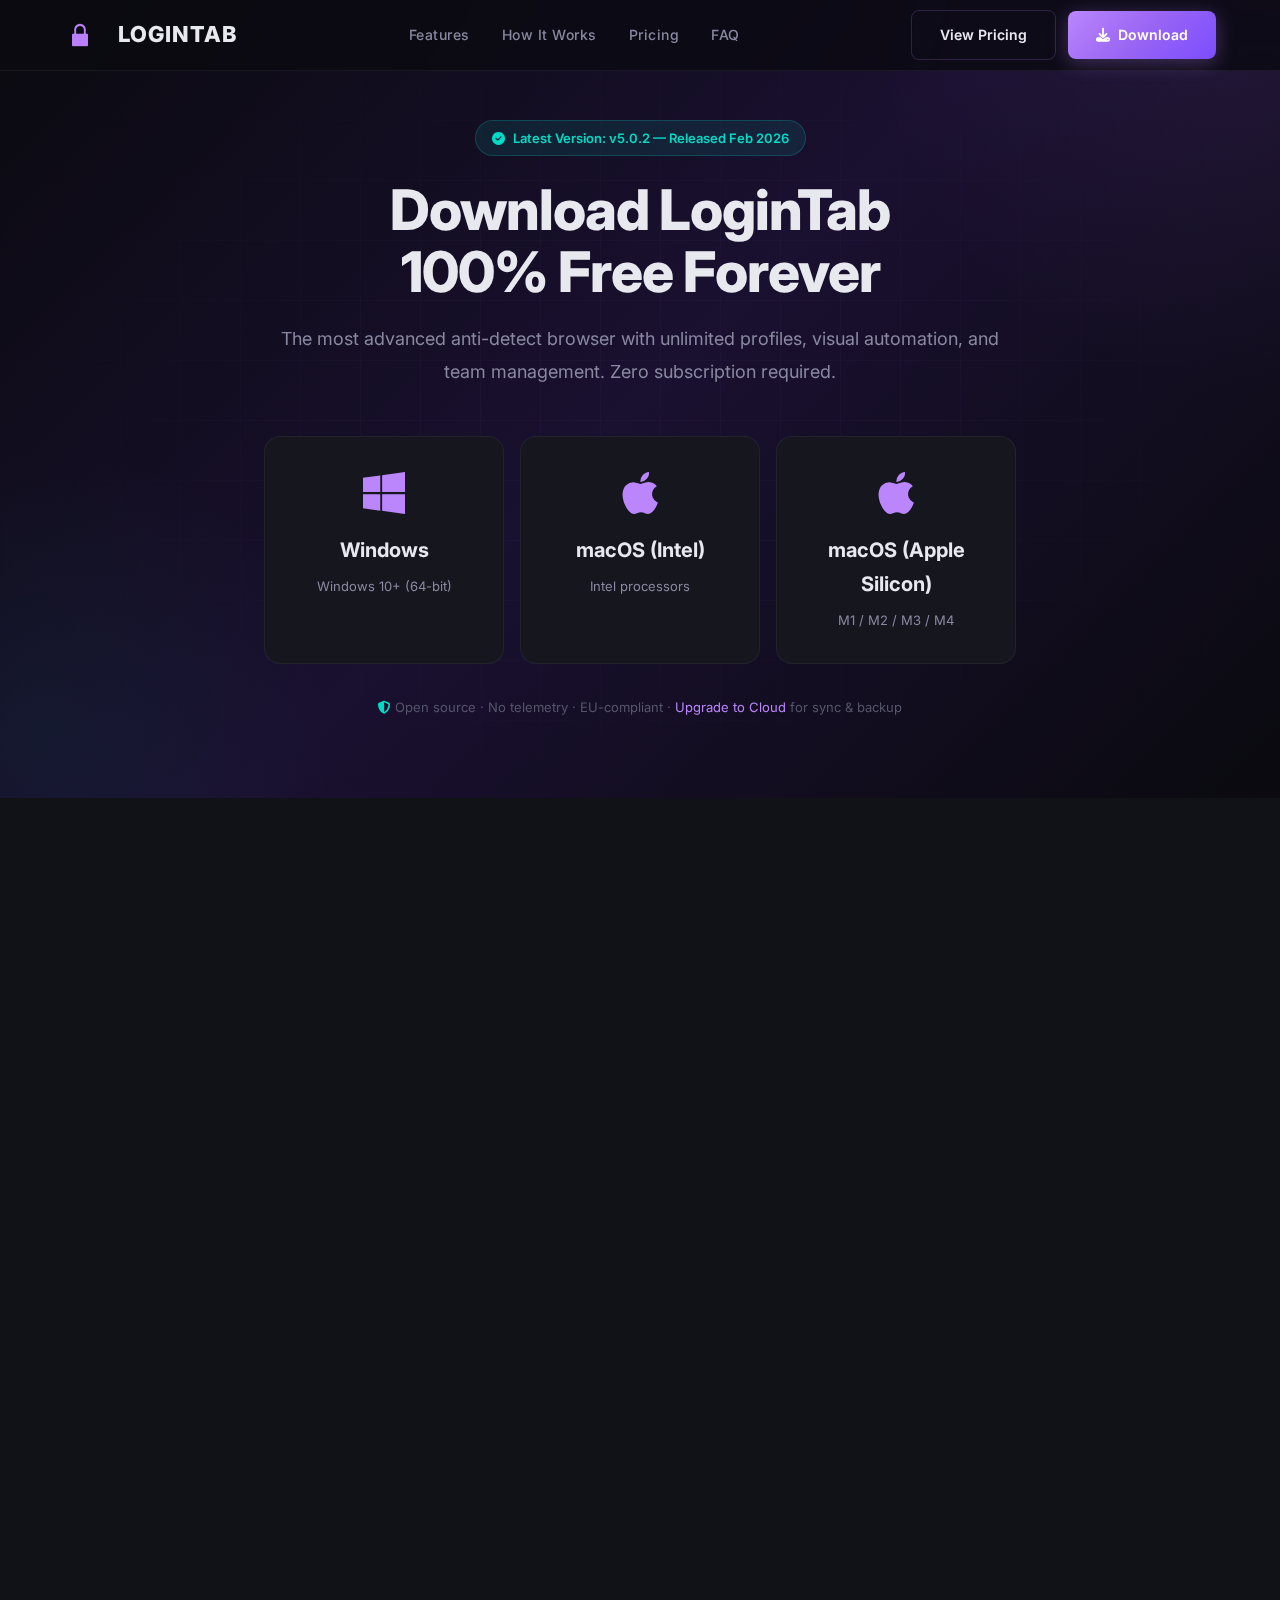
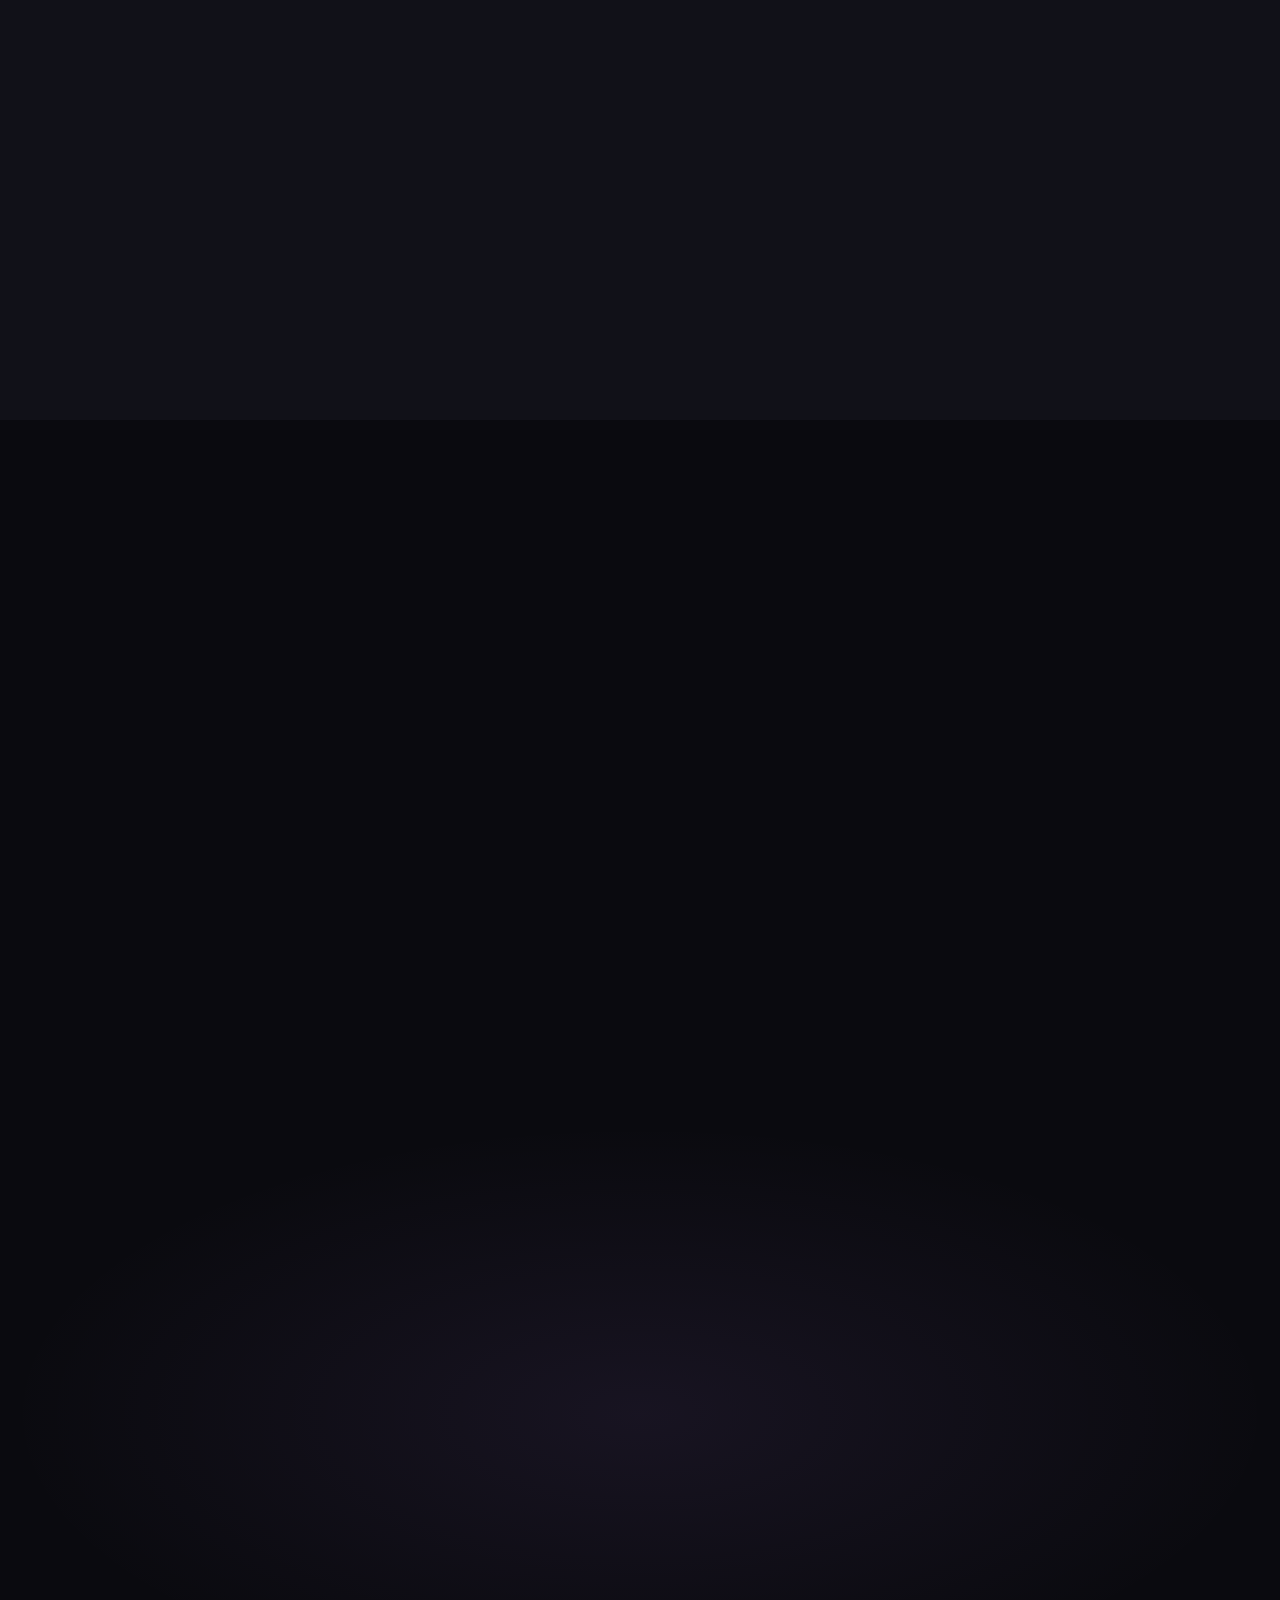
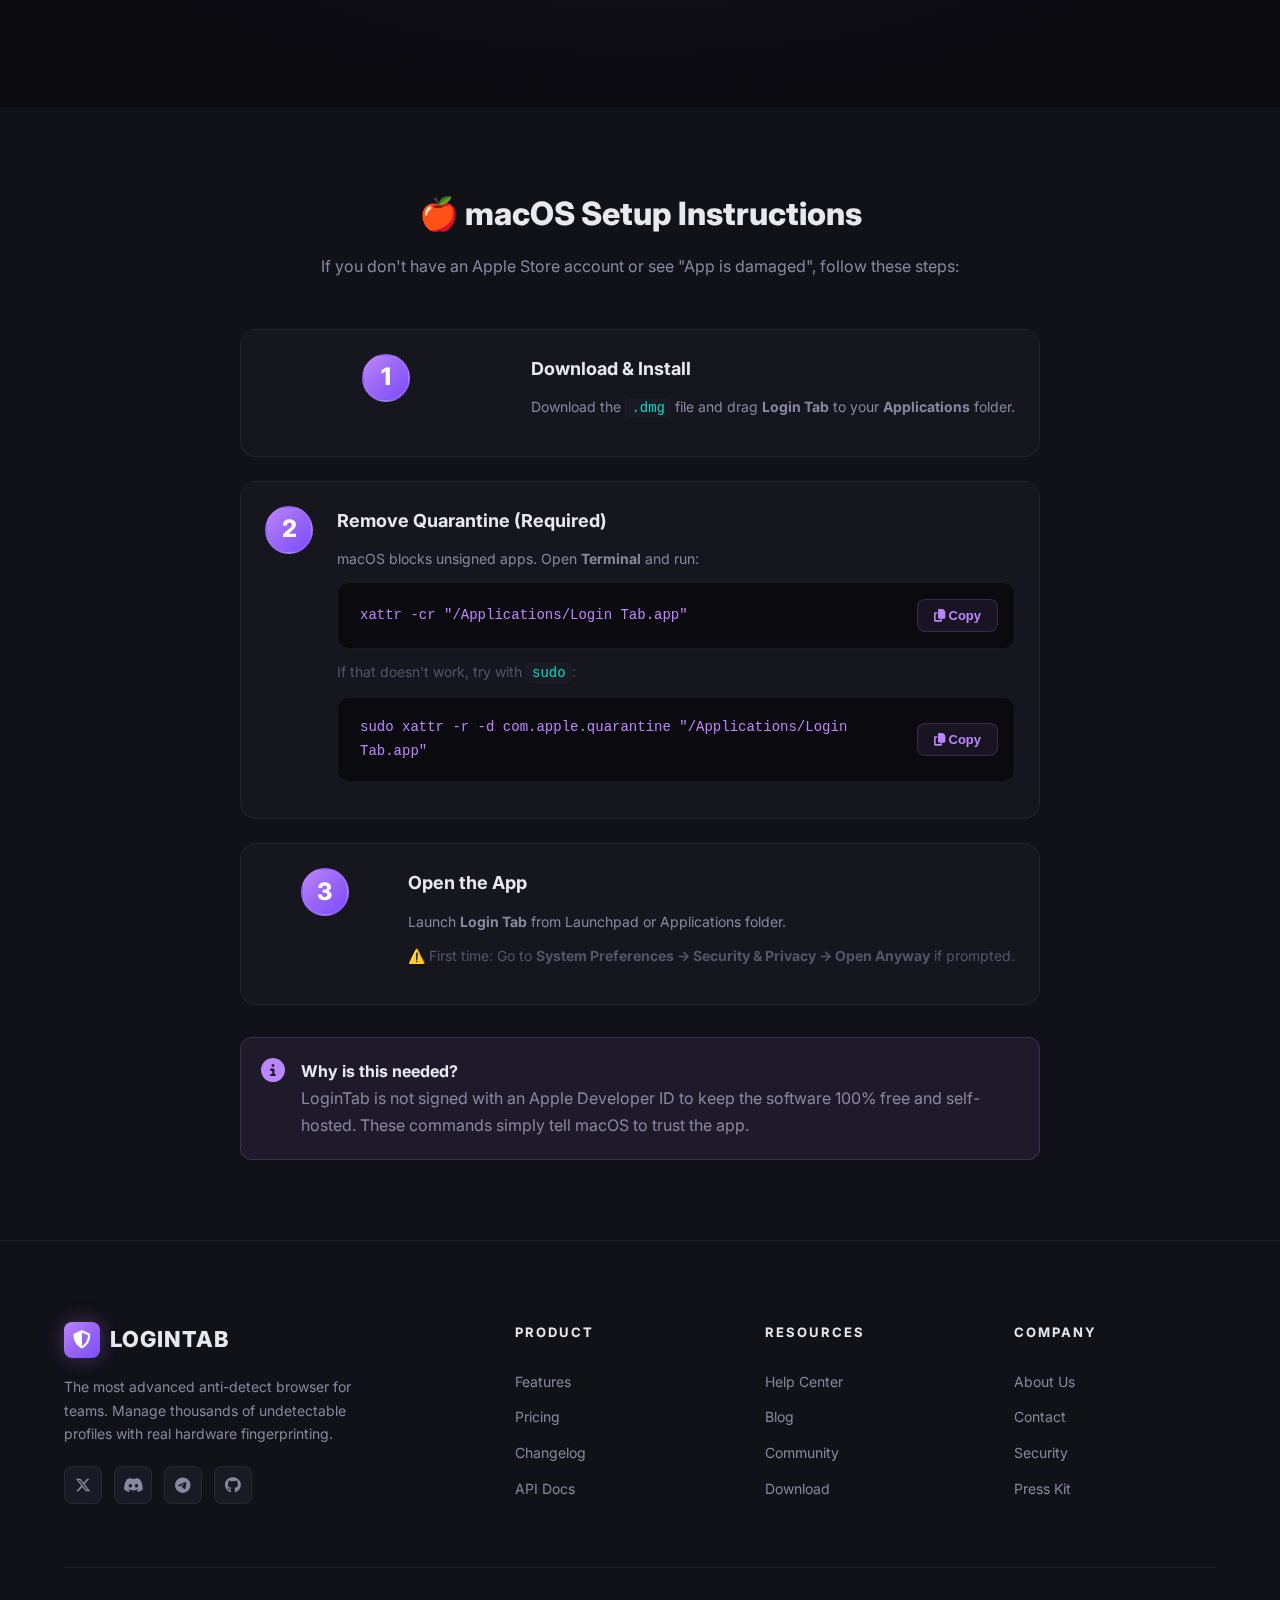
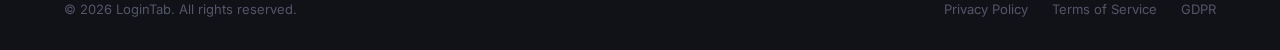
<file: download.html>
<!DOCTYPE html>
<html lang="en">

<head>
    <meta charset="UTF-8">
    <meta name="viewport" content="width=device-width, initial-scale=1.0">
    <title>Download LoginTab — Free Anti-Detect Browser</title>
    <meta name="description"
        content="Download LoginTab for Windows and macOS. Free local edition with unlimited profiles, anti-detection, and visual automation.">
    <link rel="stylesheet" href="styles.css">
    <link rel="stylesheet" href="https://cdnjs.cloudflare.com/ajax/libs/font-awesome/6.5.1/css/all.min.css">
    <link rel="icon" type="image/png" href="logintab-icon.png">
    <style>
        .download-hero {
            min-height: 80vh;
            display: flex;
            align-items: center;
            padding: 120px 0 80px;
            position: relative;
            overflow: hidden;
        }

        .download-content {
            text-align: center;
            max-width: 720px;
            margin: 0 auto;
        }

        .download-version {
            display: inline-flex;
            align-items: center;
            gap: 8px;
            padding: 6px 16px;
            background: rgba(3, 218, 198, 0.1);
            border: 1px solid rgba(3, 218, 198, 0.2);
            border-radius: 100px;
            font-size: 13px;
            color: var(--teal);
            font-weight: 600;
            margin-bottom: 24px;
        }

        .download-title {
            font-size: clamp(36px, 5vw, 56px);
            font-weight: 800;
            line-height: 1.1;
            margin-bottom: 20px;
            letter-spacing: -1px;
        }

        .download-subtitle {
            font-size: 18px;
            color: var(--text-muted);
            line-height: 1.8;
            margin-bottom: 48px;
        }

        .download-buttons {
            display: flex;
            gap: 16px;
            justify-content: center;
            margin-bottom: 32px;
        }

        .download-btn {
            display: inline-flex;
            flex-direction: column;
            align-items: center;
            padding: 32px 48px;
            background: var(--bg-card);
            border: 1px solid var(--border);
            border-radius: var(--radius-lg);
            transition: var(--transition);
            cursor: pointer;
            text-decoration: none;
            min-width: 240px;
        }

        .download-btn:hover {
            transform: translateY(-4px);
            border-color: var(--accent);
            box-shadow: var(--shadow-glow);
        }

        .download-btn .platform-icon {
            font-size: 48px;
            margin-bottom: 16px;
            color: var(--accent);
        }

        .download-btn .platform-name {
            font-size: 20px;
            font-weight: 700;
            color: var(--text);
            margin-bottom: 8px;
        }

        .download-btn .platform-info {
            font-size: 13px;
            color: var(--text-muted);
        }

        .download-note {
            font-size: 13px;
            color: var(--text-dim);
            margin-top: 24px;
        }

        .download-note i {
            color: var(--teal);
        }

        .info-section {
            padding: 80px 0;
            background: var(--bg-surface);
        }

        .info-grid {
            display: grid;
            grid-template-columns: repeat(2, 1fr);
            gap: 48px;
            max-width: 900px;
            margin: 0 auto;
        }

        .info-card {
            background: var(--bg-card);
            border: 1px solid var(--border);
            border-radius: var(--radius-lg);
            padding: 32px;
        }

        .info-card h3 {
            font-size: 20px;
            font-weight: 700;
            margin-bottom: 20px;
            display: flex;
            align-items: center;
            gap: 12px;
        }

        .info-card h3 i {
            color: var(--accent);
        }

        .info-card ul {
            list-style: none;
            display: flex;
            flex-direction: column;
            gap: 12px;
        }

        .info-card li {
            display: flex;
            align-items: flex-start;
            gap: 12px;
            font-size: 14px;
            color: var(--text-muted);
            line-height: 1.6;
        }

        .info-card li i {
            color: var(--teal);
            font-size: 12px;
            margin-top: 4px;
            flex-shrink: 0;
        }

        .steps-section {
            padding: 80px 0;
        }

        .step-list {
            max-width: 680px;
            margin: 48px auto 0;
            display: flex;
            flex-direction: column;
            gap: 24px;
        }

        .step-item {
            display: flex;
            gap: 20px;
            align-items: flex-start;
        }

        .step-num {
            width: 40px;
            height: 40px;
            border-radius: 50%;
            background: var(--accent-soft);
            border: 1px solid var(--border-accent);
            display: flex;
            align-items: center;
            justify-content: center;
            font-size: 18px;
            font-weight: 800;
            color: var(--accent);
            flex-shrink: 0;
        }

        .step-content h4 {
            font-size: 16px;
            font-weight: 700;
            margin-bottom: 6px;
        }

        .step-content p {
            font-size: 14px;
            color: var(--text-muted);
            line-height: 1.6;
        }

        @media (max-width: 768px) {
            .download-buttons {
                flex-direction: column;
                align-items: center;
            }

            .info-grid {
                grid-template-columns: 1fr;
            }
        }
    </style>
</head>

<body>

    <!-- ═══════════════════════════════════════ -->
    <!-- NAVIGATION                             -->
    <!-- ═══════════════════════════════════════ -->
    <nav class="navbar scrolled" id="navbar">
        <div class="nav-container">
            <a href="index.html" class="nav-logo">
                <img src="logintab-icon.png" alt="LoginTab"
                    style="width: 32px; height: 32px; border-radius: 8px; margin-right: 12px;">
                LoginTab
            </a>
            <ul class="nav-links" id="navLinks">
                <li><a href="index.html#features">Features</a></li>
                <li><a href="index.html#how-it-works">How It Works</a></li>
                <li><a href="index.html#pricing">Pricing</a></li>
                <li><a href="index.html#faq">FAQ</a></li>
            </ul>
            <div class="nav-cta">
                <a href="index.html#pricing" class="btn btn-outline">View Pricing</a>
                <a href="#download" class="btn btn-primary"><i class="fa-solid fa-download"></i> Download</a>
            </div>
            <button class="mobile-toggle" id="mobileToggle" aria-label="Toggle menu">
                <span></span><span></span><span></span>
            </button>
        </div>
    </nav>

    <!-- ═══════════════════════════════════════ -->
    <!-- DOWNLOAD HERO                          -->
    <!-- ═══════════════════════════════════════ -->
    <section class="download-hero" id="download">
        <div class="hero-bg"></div>
        <div class="hero-grid"></div>
        <div class="container">
            <div class="download-content reveal">
                <div class="download-version">
                    <i class="fa-solid fa-circle-check"></i>
                    Latest Version: v5.0.2 — Released Feb 2026
                </div>
                <h1 class="download-title">
                    Download LoginTab<br>
                    <span class="gradient-text">100% Free Forever</span>
                </h1>
                <p class="download-subtitle">
                    The most advanced anti-detect browser with unlimited profiles,
                    visual automation, and team management. Zero subscription required.
                </p>

                <div class="download-buttons">
                    <a href="#" class="download-btn" id="downloadWindows">
                        <i class="fa-brands fa-windows platform-icon"></i>
                        <div class="platform-name">Windows</div>
                        <div class="platform-info">Windows 10+ (64-bit)</div>
                    </a>
                    <a href="#" class="download-btn" id="downloadMacIntel">
                        <i class="fa-brands fa-apple platform-icon"></i>
                        <div class="platform-name">macOS (Intel)</div>
                        <div class="platform-info">Intel processors</div>
                    </a>
                    <a href="#" class="download-btn" id="downloadMacArm">
                        <i class="fa-brands fa-apple platform-icon"></i>
                        <div class="platform-name">macOS (Apple Silicon)</div>
                        <div class="platform-info">M1 / M2 / M3 / M4</div>
                    </a>
                </div>

                <p class="download-note">
                    <i class="fa-solid fa-shield-halved"></i>
                    Open source · No telemetry · EU-compliant ·
                    <a href="index.html#pricing" style="color: var(--accent);">Upgrade to Cloud</a> for sync & backup
                </p>
            </div>
        </div>
    </section>

    <!-- ═══════════════════════════════════════ -->
    <!-- WHAT'S NEW IN v5.0.1                  -->
    <!-- ═══════════════════════════════════════ -->
    <section class="info-section" style="padding-top: 60px; padding-bottom: 20px;">
        <div class="container">
            <div class="section-header reveal">
                <div class="section-label">What's New</div>
                <h2 class="section-title">v5.0.1 — <span class="gradient-text">Anti-Detect Hardening</span></h2>
                <p class="section-subtitle">Stronger timezone masking, smarter fingerprint persistence, and invisible
                    CDP stealth — all designed to keep your profiles undetectable.</p>
            </div>
            <div class="info-grid" style="grid-template-columns: repeat(auto-fit, minmax(280px, 1fr)); gap: 24px;">
                <div class="info-card reveal reveal-delay-1" style="border-left: 3px solid var(--accent);">
                    <h3>
                        <i class="fa-solid fa-globe" style="color: var(--accent);"></i>
                        Auto Timezone Detection
                    </h3>
                    <p style="color: var(--text-muted); font-size: 14px; line-height: 1.6;">
                        Timezone is <strong>automatically detected</strong> from your proxy's exit IP on first launch.
                        No manual configuration needed — your browser's timezone always matches your IP location,
                        passing iphey and Pixelscan with <strong>"Trustworthy"</strong> status.
                    </p>
                </div>
                <div class="info-card reveal reveal-delay-2" style="border-left: 3px solid var(--teal);">
                    <h3>
                        <i class="fa-solid fa-lock" style="color: var(--teal);"></i>
                        Timezone Fingerprint Lock
                    </h3>
                    <p style="color: var(--text-muted); font-size: 14px; line-height: 1.6;">
                        Detected timezone is <strong>saved per profile</strong> like hardware fingerprint. Open the same
                        profile on any machine — the timezone stays locked. No more mismatches across team members or
                        devices.
                    </p>
                </div>
                <div class="info-card reveal reveal-delay-3" style="border-left: 3px solid #f59e0b;">
                    <h3>
                        <i class="fa-solid fa-eye-slash" style="color: #f59e0b;"></i>
                        CDP Stealth Mode
                    </h3>
                    <p style="color: var(--text-muted); font-size: 14px; line-height: 1.6;">
                        Advanced CDP domain management ensures <strong>captcha systems can't detect</strong> browser
                        automation. Invisible to Shopee, Google, and other anti-bot platforms while keeping full browser
                        control.
                    </p>
                </div>
            </div>
        </div>
    </section>

    <!-- ═══════════════════════════════════════ -->
    <!-- SYSTEM REQUIREMENTS & FEATURES         -->
    <!-- ═══════════════════════════════════════ -->
    <section class="info-section">
        <div class="container">
            <div class="info-grid">
                <div class="info-card reveal">
                    <h3>
                        <i class="fa-solid fa-microchip"></i>
                        System Requirements
                    </h3>
                    <ul>
                        <li>
                            <i class="fa-solid fa-check"></i>
                            <div><strong>Windows:</strong> Windows 10 or later (64-bit only)</div>
                        </li>
                        <li>
                            <i class="fa-solid fa-check"></i>
                            <div><strong>macOS:</strong> macOS 11 Big Sur or later (Intel & M1/M2/M3)</div>
                        </li>
                        <li>
                            <i class="fa-solid fa-check"></i>
                            <div><strong>RAM:</strong> Minimum 4GB (8GB+ recommended for heavy use)</div>
                        </li>
                        <li>
                            <i class="fa-solid fa-check"></i>
                            <div><strong>Storage:</strong> 2GB free disk space</div>
                        </li>
                        <li>
                            <i class="fa-solid fa-check"></i>
                            <div><strong>Network:</strong> Internet connection for profile sync (optional)</div>
                        </li>
                    </ul>
                </div>

                <div class="info-card reveal">
                    <h3>
                        <i class="fa-solid fa-star"></i>
                        What's Included (Free)
                    </h3>
                    <ul>
                        <li>
                            <i class="fa-solid fa-check"></i>
                            <div><strong>Unlimited profiles</strong> — No caps, no limits</div>
                        </li>
                        <li>
                            <i class="fa-solid fa-check"></i>
                            <div><strong>Anti-detect engine</strong> — Zero Noise, CDP spoofing</div>
                        </li>
                        <li>
                            <i class="fa-solid fa-check"></i>
                            <div><strong>Visual automation</strong> — Drawflow editor, 16+ node types</div>
                        </li>
                        <li>
                            <i class="fa-solid fa-check"></i>
                            <div><strong>Local team sharing</strong> — Share profiles via LAN/VPN</div>
                        </li>
                        <li>
                            <i class="fa-solid fa-check"></i>
                            <div><strong>Proxy support</strong> — HTTP, SOCKS5, residential</div>
                        </li>
                        <li>
                            <i class="fa-solid fa-check"></i>
                            <div><strong>No telemetry</strong> — 100% privacy, no tracking</div>
                        </li>
                    </ul>
                </div>
            </div>
        </div>
    </section>

    <!-- ═══════════════════════════════════════ -->
    <!-- INSTALLATION STEPS                     -->
    <!-- ═══════════════════════════════════════ -->
    <section class="steps-section">
        <div class="container">
            <div class="section-header reveal">
                <div class="section-label">Quick Start</div>
                <h2 class="section-title">Up and Running<br>In 3 Minutes</h2>
            </div>
            <div class="step-list">
                <div class="step-item reveal reveal-delay-1">
                    <div class="step-num">1</div>
                    <div class="step-content">
                        <h4>Download & Install</h4>
                        <p>Click the download button above for your OS. Run the installer and follow the prompts. No
                            admin rights required on Windows.</p>
                    </div>
                </div>
                <div class="step-item reveal reveal-delay-2">
                    <div class="step-num">2</div>
                    <div class="step-content">
                        <h4>Launch LoginTab</h4>
                        <p>Open the app and create your first profile. Choose a platform (Windows/macOS), add a proxy
                            (optional), and click "Create Profile".</p>
                    </div>
                </div>
                <div class="step-item reveal reveal-delay-3">
                    <div class="step-num">3</div>
                    <div class="step-content">
                        <h4>Start Browsing Undetected</h4>
                        <p>Click "Open" to launch the browser. Your fingerprint is locked, timezone is spoofed, and
                            WebRTC is masked. Test on IPHey or Pixelscan — you'll see "Trusted" status.</p>
                    </div>
                </div>
            </div>
        </div>
    </section>

    <!-- ═══════════════════════════════════════ -->
    <!-- CTA SECTION                            -->
    <!-- ═══════════════════════════════════════ -->
    <section class="cta-section">
        <div class="container">
            <div class="cta-content reveal">
                <h2>Need Cloud Sync & Team Features?</h2>
                <p>Upgrade to Cloud Pro for real-time profile sync, automated backups, team collaboration with RBAC, and
                    €10/month Market credits.</p>
                <div class="cta-actions">
                    <a href="index.html#pricing" class="btn btn-primary btn-lg">
                        <i class="fa-solid fa-cloud"></i> View Cloud Plans
                    </a>
                    <a href="index.html" class="btn btn-outline btn-lg">
                        <i class="fa-solid fa-home"></i> Back to Homepage
                    </a>
                </div>
            </div>
        </div>
    </section>

    <!-- ═══════════════════════════════════════ -->
    <!-- macOS SETUP INSTRUCTIONS              -->
    <!-- ═══════════════════════════════════════ -->
    <section class="setup-instructions">
        <div class="container">
            <div class="setup-header">
                <h2>🍎 macOS Setup Instructions</h2>
                <p>If you don't have an Apple Store account or see "App is damaged", follow these steps:</p>
            </div>

            <div class="setup-steps">
                <div class="setup-step">
                    <div class="step-number">1</div>
                    <div class="step-content">
                        <h3>Download & Install</h3>
                        <p>Download the <code>.dmg</code> file and drag <strong>Login Tab</strong> to your
                            <strong>Applications</strong> folder.
                        </p>
                    </div>
                </div>

                <div class="setup-step">
                    <div class="step-number">2</div>
                    <div class="step-content">
                        <h3>Remove Quarantine (Required)</h3>
                        <p>macOS blocks unsigned apps. Open <strong>Terminal</strong> and run:</p>
                        <div class="code-block">
                            <code>xattr -cr "/Applications/Login Tab.app"</code>
                            <button class="copy-btn"
                                onclick="copyToClipboard(this, 'xattr -cr &quot;/Applications/Login Tab.app&quot;')">
                                <i class="fa-solid fa-copy"></i> Copy
                            </button>
                        </div>
                        <p class="hint">If that doesn't work, try with <code>sudo</code>:</p>
                        <div class="code-block">
                            <code>sudo xattr -r -d com.apple.quarantine "/Applications/Login Tab.app"</code>
                            <button class="copy-btn"
                                onclick="copyToClipboard(this, 'sudo xattr -r -d com.apple.quarantine &quot;/Applications/Login Tab.app&quot;')">
                                <i class="fa-solid fa-copy"></i> Copy
                            </button>
                        </div>
                    </div>
                </div>

                <div class="setup-step">
                    <div class="step-number">3</div>
                    <div class="step-content">
                        <h3>Open the App</h3>
                        <p>Launch <strong>Login Tab</strong> from Launchpad or Applications folder.</p>
                        <p class="hint">⚠️ First time: Go to <strong>System Preferences → Security & Privacy → Open
                                Anyway</strong> if prompted.</p>
                    </div>
                </div>
            </div>

            <div class="setup-note">
                <i class="fa-solid fa-circle-info"></i>
                <div>
                    <strong>Why is this needed?</strong><br>
                    LoginTab is not signed with an Apple Developer ID to keep the software 100% free and self-hosted.
                    These commands simply tell macOS to trust the app.
                </div>
            </div>
        </div>
    </section>

    <!-- ═══════════════════════════════════════ -->
    <!-- FOOTER                                 -->
    <!-- ═══════════════════════════════════════ -->
    <footer class="footer">
        <div class="container">
            <div class="footer-grid">
                <div class="footer-brand">
                    <a href="index.html" class="nav-logo">
                        <div class="logo-icon"><i class="fa-solid fa-shield-halved"></i></div>
                        LoginTab
                    </a>
                    <p>The most advanced anti-detect browser for teams. Manage thousands of undetectable profiles with
                        real hardware fingerprinting.</p>
                    <div class="footer-social">
                        <a href="#" aria-label="Twitter"><i class="fa-brands fa-x-twitter"></i></a>
                        <a href="#" aria-label="Discord"><i class="fa-brands fa-discord"></i></a>
                        <a href="#" aria-label="Telegram"><i class="fa-brands fa-telegram"></i></a>
                        <a href="#" aria-label="GitHub"><i class="fa-brands fa-github"></i></a>
                    </div>
                </div>
                <div class="footer-column">
                    <h4>Product</h4>
                    <ul>
                        <li><a href="index.html#features">Features</a></li>
                        <li><a href="index.html#pricing">Pricing</a></li>
                        <li><a href="#">Changelog</a></li>
                        <li><a href="#">API Docs</a></li>
                    </ul>
                </div>
                <div class="footer-column">
                    <h4>Resources</h4>
                    <ul>
                        <li><a href="#">Help Center</a></li>
                        <li><a href="#">Blog</a></li>
                        <li><a href="#">Community</a></li>
                        <li><a href="download.html">Download</a></li>
                    </ul>
                </div>
                <div class="footer-column">
                    <h4>Company</h4>
                    <ul>
                        <li><a href="#">About Us</a></li>
                        <li><a href="#">Contact</a></li>
                        <li><a href="#">Security</a></li>
                        <li><a href="#">Press Kit</a></li>
                    </ul>
                </div>
            </div>
            <div class="footer-bottom">
                <p>© 2026 LoginTab. All rights reserved.</p>
                <div class="footer-legal">
                    <a href="#">Privacy Policy</a>
                    <a href="#">Terms of Service</a>
                    <a href="#">GDPR</a>
                </div>
            </div>
        </div>
    </footer>

    <script src="script.js"></script>
    <script>
        // Platform detection & download logic
        document.addEventListener('DOMContentLoaded', () => {
            const downloadWindows = document.getElementById('downloadWindows');
            const downloadMacIntel = document.getElementById('downloadMacIntel');
            const downloadMacArm = document.getElementById('downloadMacArm');

            // Detect user's platform
            const isWindows = navigator.platform.toLowerCase().includes('win');
            const isMac = navigator.platform.toLowerCase().includes('mac');

            // Auto-highlight user's platform
            if (isWindows) {
                downloadWindows.style.borderColor = 'var(--accent)';
                downloadWindows.style.boxShadow = '0 0 20px rgba(187, 134, 252, 0.15)';
            } else if (isMac) {
                // Try to detect Apple Silicon vs Intel
                downloadMacArm.style.borderColor = 'var(--accent)';
                downloadMacArm.style.boxShadow = '0 0 20px rgba(187, 134, 252, 0.15)';
            }

            const GITHUB_RELEASES_REPO = 'ngkienmkqn/LoginTab-Releases';
            const VERSION = '5.0.2';

            const WINDOWS_URL = `https://github.com/${GITHUB_RELEASES_REPO}/releases/download/v${VERSION}/LoginTab.Setup.${VERSION}.exe`;
            const MAC_INTEL_URL = `https://github.com/${GITHUB_RELEASES_REPO}/releases/download/v${VERSION}/LoginTab-${VERSION}.dmg`;
            const MAC_ARM_URL = `https://github.com/${GITHUB_RELEASES_REPO}/releases/download/v${VERSION}/LoginTab-${VERSION}-arm64.dmg`;

            downloadWindows.addEventListener('click', (e) => {
                e.preventDefault();
                window.location.href = WINDOWS_URL;
            });

            downloadMacIntel.addEventListener('click', (e) => {
                e.preventDefault();
                window.location.href = MAC_INTEL_URL;
            });

            downloadMacArm.addEventListener('click', (e) => {
                e.preventDefault();
                window.location.href = MAC_ARM_URL;
            });
        });

        // Copy to clipboard helper
        function copyToClipboard(btn, text) {
            navigator.clipboard.writeText(text).then(() => {
                const originalText = btn.innerHTML;
                btn.innerHTML = '<i class="fa-solid fa-check"></i> Copied!';
                setTimeout(() => {
                    btn.innerHTML = originalText;
                }, 2000);
            });
        }
    </script>
</body>

</html>
</file>
<file: styles.css>
/* ============================================
   LoginTab — Premium Marketing Website
   Design System & Styles
   Synchronized with LoginTab App Theme
   ============================================ */

@import url('https://fonts.googleapis.com/css2?family=Inter:wght@300;400;500;600;700;800;900&display=swap');

/* ── CSS Variables ── */
:root {
    --bg-deep: #0a0a0f;
    --bg-surface: #111118;
    --bg-elevated: #1a1a24;
    --bg-card: #16161f;
    --accent: #bb86fc;
    --accent-hover: #9965f4;
    --accent-glow: rgba(187, 134, 252, 0.3);
    --accent-soft: rgba(187, 134, 252, 0.08);
    --teal: #03dac6;
    --teal-glow: rgba(3, 218, 198, 0.3);
    --rose: #cf6679;
    --gold: #f0c27f;
    --text: #e8e8ef;
    --text-muted: #8888a0;
    --text-dim: #55556a;
    --border: rgba(255, 255, 255, 0.06);
    --border-accent: rgba(187, 134, 252, 0.2);
    --gradient-primary: linear-gradient(135deg, #bb86fc, #9965f4, #7c4dff);
    --gradient-teal: linear-gradient(135deg, #03dac6, #00bfa5);
    --gradient-hero: linear-gradient(135deg, #0a0a0f 0%, #1a1030 50%, #0a0a0f 100%);
    --shadow-sm: 0 2px 8px rgba(0, 0, 0, 0.3);
    --shadow-md: 0 8px 32px rgba(0, 0, 0, 0.4);
    --shadow-lg: 0 16px 64px rgba(0, 0, 0, 0.6);
    --shadow-glow: 0 0 40px rgba(187, 134, 252, 0.15);
    --radius-sm: 8px;
    --radius-md: 12px;
    --radius-lg: 16px;
    --radius-xl: 24px;
    --transition: all 0.3s cubic-bezier(0.4, 0, 0.2, 1);
    --max-width: 1200px;
}

/* ── Reset & Base ── */
*,
*::before,
*::after {
    box-sizing: border-box;
    margin: 0;
    padding: 0;
}

html {
    scroll-behavior: smooth;
    font-size: 16px;
}

body {
    font-family: 'Inter', -apple-system, BlinkMacSystemFont, 'Segoe UI', sans-serif;
    background-color: var(--bg-deep);
    color: var(--text);
    line-height: 1.7;
    overflow-x: hidden;
    -webkit-font-smoothing: antialiased;
    -moz-osx-font-smoothing: grayscale;
}

img {
    max-width: 100%;
    height: auto;
}

a {
    color: var(--accent);
    text-decoration: none;
    transition: var(--transition);
}

a:hover {
    color: var(--accent-hover);
}

::selection {
    background: var(--accent);
    color: white;
}

/* ── Container ── */
.container {
    max-width: var(--max-width);
    margin: 0 auto;
    padding: 0 24px;
}

/* ── Navigation ── */
.navbar {
    position: fixed;
    top: 0;
    left: 0;
    right: 0;
    z-index: 1000;
    padding: 16px 0;
    transition: var(--transition);
}

.navbar.scrolled {
    background: rgba(10, 10, 15, 0.85);
    backdrop-filter: blur(20px) saturate(180%);
    -webkit-backdrop-filter: blur(20px) saturate(180%);
    border-bottom: 1px solid var(--border);
    padding: 10px 0;
}

.nav-container {
    max-width: var(--max-width);
    margin: 0 auto;
    padding: 0 24px;
    display: flex;
    align-items: center;
    justify-content: space-between;
}

.nav-logo {
    display: flex;
    align-items: center;
    gap: 10px;
    font-size: 22px;
    font-weight: 800;
    color: var(--text);
    letter-spacing: 1px;
    text-transform: uppercase;
}

.nav-logo .logo-icon {
    width: 36px;
    height: 36px;
    background: var(--gradient-primary);
    border-radius: var(--radius-sm);
    display: flex;
    align-items: center;
    justify-content: center;
    font-size: 18px;
    color: white;
    box-shadow: 0 0 20px var(--accent-glow);
}

.nav-links {
    display: flex;
    align-items: center;
    gap: 32px;
    list-style: none;
}

.nav-links a {
    color: var(--text-muted);
    font-size: 14px;
    font-weight: 500;
    letter-spacing: 0.5px;
    position: relative;
    transition: var(--transition);
}

.nav-links a:hover {
    color: var(--text);
}

.nav-links a::after {
    content: '';
    position: absolute;
    bottom: -4px;
    left: 0;
    width: 0;
    height: 2px;
    background: var(--gradient-primary);
    transition: width 0.3s ease;
    border-radius: 1px;
}

.nav-links a:hover::after {
    width: 100%;
}

.nav-cta {
    display: flex;
    align-items: center;
    gap: 12px;
}

.btn {
    display: inline-flex;
    align-items: center;
    justify-content: center;
    gap: 8px;
    padding: 12px 28px;
    border: none;
    border-radius: var(--radius-sm);
    font-family: 'Inter', sans-serif;
    font-size: 14px;
    font-weight: 600;
    cursor: pointer;
    transition: var(--transition);
    white-space: nowrap;
    text-decoration: none;
}

.btn-primary {
    background: var(--gradient-primary);
    color: white;
    box-shadow: 0 4px 20px var(--accent-glow);
}

.btn-primary:hover {
    transform: translateY(-2px);
    box-shadow: 0 8px 30px var(--accent-glow);
    color: white;
}

.btn-outline {
    background: transparent;
    color: var(--text);
    border: 1px solid var(--border-accent);
}

.btn-outline:hover {
    background: var(--accent-soft);
    border-color: var(--accent);
    color: var(--accent);
}

.btn-lg {
    padding: 16px 36px;
    font-size: 16px;
    border-radius: var(--radius-md);
}

.btn-teal {
    background: var(--gradient-teal);
    color: #0a0a0f;
    box-shadow: 0 4px 20px var(--teal-glow);
}

.btn-teal:hover {
    transform: translateY(-2px);
    box-shadow: 0 8px 30px var(--teal-glow);
    color: #0a0a0f;
}

.mobile-toggle {
    display: none;
    flex-direction: column;
    gap: 5px;
    background: none;
    border: none;
    cursor: pointer;
    padding: 4px;
}

.mobile-toggle span {
    width: 24px;
    height: 2px;
    background: var(--text);
    border-radius: 2px;
    transition: var(--transition);
}

/* ── Hero Section ── */
.hero {
    min-height: 100vh;
    display: flex;
    align-items: center;
    position: relative;
    overflow: hidden;
    padding: 120px 0 80px;
}

.hero-bg {
    position: absolute;
    inset: 0;
    background: var(--gradient-hero);
    z-index: 0;
}

.hero-bg::before {
    content: '';
    position: absolute;
    top: -50%;
    right: -30%;
    width: 800px;
    height: 800px;
    background: radial-gradient(circle, rgba(187, 134, 252, 0.08) 0%, transparent 70%);
    animation: pulseGlow 8s ease-in-out infinite;
}

.hero-bg::after {
    content: '';
    position: absolute;
    bottom: -30%;
    left: -20%;
    width: 600px;
    height: 600px;
    background: radial-gradient(circle, rgba(3, 218, 198, 0.05) 0%, transparent 70%);
    animation: pulseGlow 10s ease-in-out infinite reverse;
}

@keyframes pulseGlow {

    0%,
    100% {
        transform: scale(1);
        opacity: 0.5;
    }

    50% {
        transform: scale(1.2);
        opacity: 1;
    }
}

.hero-grid {
    position: absolute;
    inset: 0;
    background-image:
        linear-gradient(rgba(187, 134, 252, 0.03) 1px, transparent 1px),
        linear-gradient(90deg, rgba(187, 134, 252, 0.03) 1px, transparent 1px);
    background-size: 60px 60px;
    mask-image: radial-gradient(ellipse at center, black 30%, transparent 80%);
    -webkit-mask-image: radial-gradient(ellipse at center, black 30%, transparent 80%);
}

.hero .container {
    position: relative;
    z-index: 1;
    display: grid;
    grid-template-columns: 1fr 1fr;
    gap: 60px;
    align-items: center;
}

.hero-content {
    animation: fadeSlideUp 0.8s ease-out;
}

@keyframes fadeSlideUp {
    from {
        opacity: 0;
        transform: translateY(30px);
    }

    to {
        opacity: 1;
        transform: translateY(0);
    }
}

.hero-badge {
    display: inline-flex;
    align-items: center;
    gap: 8px;
    padding: 8px 16px;
    background: var(--accent-soft);
    border: 1px solid var(--border-accent);
    border-radius: 100px;
    font-size: 13px;
    color: var(--accent);
    font-weight: 500;
    margin-bottom: 24px;
}

.hero-badge .pulse {
    width: 8px;
    height: 8px;
    background: var(--teal);
    border-radius: 50%;
    animation: pulse 2s ease-in-out infinite;
}

@keyframes pulse {

    0%,
    100% {
        opacity: 1;
        box-shadow: 0 0 0 0 rgba(3, 218, 198, 0.4);
    }

    50% {
        opacity: 0.8;
        box-shadow: 0 0 0 8px rgba(3, 218, 198, 0);
    }
}

.hero h1 {
    font-size: clamp(40px, 5vw, 64px);
    font-weight: 800;
    line-height: 1.1;
    margin-bottom: 20px;
    letter-spacing: -1px;
}

.hero h1 .gradient-text {
    background: var(--gradient-primary);
    -webkit-background-clip: text;
    -webkit-text-fill-color: transparent;
    background-clip: text;
}

.hero-subtitle {
    font-size: 18px;
    color: var(--text-muted);
    line-height: 1.8;
    margin-bottom: 36px;
    max-width: 520px;
}

.hero-actions {
    display: flex;
    gap: 16px;
    margin-bottom: 48px;
}

.hero-stats {
    display: flex;
    gap: 48px;
}

.hero-stat .stat-value {
    font-size: 28px;
    font-weight: 800;
    color: var(--text);
}

.hero-stat .stat-value .accent {
    color: var(--accent);
}

.hero-stat .stat-label {
    font-size: 13px;
    color: var(--text-muted);
    margin-top: 4px;
}

.hero-visual {
    position: relative;
    animation: fadeSlideUp 1s ease-out 0.3s both;
}

.hero-mockup {
    width: 100%;
    border-radius: var(--radius-lg);
    border: 1px solid var(--border);
    box-shadow: var(--shadow-lg), var(--shadow-glow);
}

.hero-float-card {
    position: absolute;
    background: var(--bg-elevated);
    border: 1px solid var(--border);
    border-radius: var(--radius-md);
    padding: 16px 20px;
    backdrop-filter: blur(20px);
    box-shadow: var(--shadow-md);
    animation: float 6s ease-in-out infinite;
}

.hero-float-card.card-1 {
    top: 20%;
    left: -40px;
    animation-delay: 0s;
}

.hero-float-card.card-2 {
    bottom: 20%;
    right: -30px;
    animation-delay: 2s;
}

.hero-float-card .card-icon {
    font-size: 24px;
    margin-bottom: 8px;
}

.hero-float-card .card-title {
    font-size: 13px;
    font-weight: 600;
    color: var(--text);
}

.hero-float-card .card-desc {
    font-size: 12px;
    color: var(--text-muted);
}

@keyframes float {

    0%,
    100% {
        transform: translateY(0px);
    }

    50% {
        transform: translateY(-12px);
    }
}

/* ── Trust Bar ── */
.trust-bar {
    padding: 60px 0;
    border-top: 1px solid var(--border);
    border-bottom: 1px solid var(--border);
    background: var(--bg-surface);
}

.trust-content {
    text-align: center;
}

.trust-label {
    font-size: 12px;
    text-transform: uppercase;
    letter-spacing: 3px;
    color: var(--text-dim);
    margin-bottom: 32px;
    font-weight: 600;
}

.trust-logos {
    display: flex;
    align-items: center;
    justify-content: center;
    gap: 48px;
    flex-wrap: wrap;
}

.trust-item {
    display: flex;
    align-items: center;
    gap: 10px;
    color: var(--text-muted);
    font-size: 14px;
    font-weight: 500;
    opacity: 0.6;
    transition: var(--transition);
}

.trust-item:hover {
    opacity: 1;
    color: var(--text);
}

.trust-item i {
    font-size: 20px;
    color: var(--accent);
}

/* ── Section Common ── */
section {
    padding: 100px 0;
    position: relative;
}

.section-header {
    text-align: center;
    margin-bottom: 64px;
    max-width: 680px;
    margin-left: auto;
    margin-right: auto;
}

.section-label {
    display: inline-flex;
    align-items: center;
    gap: 8px;
    font-size: 12px;
    text-transform: uppercase;
    letter-spacing: 3px;
    color: var(--accent);
    font-weight: 600;
    margin-bottom: 16px;
}

.section-label::before,
.section-label::after {
    content: '';
    width: 20px;
    height: 1px;
    background: var(--accent);
    opacity: 0.4;
}

.section-title {
    font-size: clamp(32px, 4vw, 48px);
    font-weight: 800;
    line-height: 1.2;
    margin-bottom: 16px;
    letter-spacing: -0.5px;
}

.section-subtitle {
    font-size: 17px;
    color: var(--text-muted);
    line-height: 1.8;
}

/* ── Features ── */
.features {
    background: var(--bg-deep);
}

.features-grid {
    display: grid;
    grid-template-columns: repeat(3, 1fr);
    gap: 24px;
}

.feature-card {
    background: var(--bg-card);
    border: 1px solid var(--border);
    border-radius: var(--radius-lg);
    padding: 40px 32px;
    transition: var(--transition);
    position: relative;
    overflow: hidden;
}

.feature-card::before {
    content: '';
    position: absolute;
    top: 0;
    left: 0;
    right: 0;
    height: 3px;
    background: var(--gradient-primary);
    opacity: 0;
    transition: opacity 0.3s ease;
}

.feature-card:hover {
    transform: translateY(-6px);
    border-color: var(--border-accent);
    box-shadow: var(--shadow-glow);
}

.feature-card:hover::before {
    opacity: 1;
}

.feature-icon {
    width: 56px;
    height: 56px;
    border-radius: var(--radius-md);
    display: flex;
    align-items: center;
    justify-content: center;
    font-size: 24px;
    margin-bottom: 24px;
    background: var(--accent-soft);
    color: var(--accent);
    border: 1px solid var(--border-accent);
}

.feature-card:nth-child(2) .feature-icon {
    background: rgba(3, 218, 198, 0.08);
    color: var(--teal);
    border-color: rgba(3, 218, 198, 0.2);
}

.feature-card:nth-child(3) .feature-icon {
    background: rgba(207, 102, 121, 0.08);
    color: var(--rose);
    border-color: rgba(207, 102, 121, 0.2);
}

.feature-card h3 {
    font-size: 20px;
    font-weight: 700;
    margin-bottom: 12px;
}

.feature-card p {
    color: var(--text-muted);
    font-size: 15px;
    line-height: 1.7;
    margin-bottom: 20px;
}

.feature-list {
    list-style: none;
    display: flex;
    flex-direction: column;
    gap: 10px;
}

.feature-list li {
    display: flex;
    align-items: center;
    gap: 10px;
    font-size: 14px;
    color: var(--text-muted);
}

.feature-list li i {
    color: var(--teal);
    font-size: 12px;
    flex-shrink: 0;
}

/* ── How It Works ── */
.how-it-works {
    background: var(--bg-surface);
}

.steps-grid {
    display: grid;
    grid-template-columns: repeat(3, 1fr);
    gap: 32px;
    position: relative;
}

.steps-grid::before {
    content: '';
    position: absolute;
    top: 60px;
    left: calc(33.33% - 16px);
    right: calc(33.33% - 16px);
    height: 2px;
    background: var(--border-accent);
    z-index: 0;
}

.step-card {
    text-align: center;
    position: relative;
    z-index: 1;
}

.step-number {
    width: 64px;
    height: 64px;
    border-radius: 50%;
    background: var(--bg-elevated);
    border: 2px solid var(--border-accent);
    display: flex;
    align-items: center;
    justify-content: center;
    font-size: 24px;
    font-weight: 800;
    color: var(--accent);
    margin: 0 auto 24px;
    transition: var(--transition);
}

.step-card:hover .step-number {
    background: var(--gradient-primary);
    color: white;
    border-color: transparent;
    box-shadow: 0 0 30px var(--accent-glow);
}

.step-card h3 {
    font-size: 20px;
    font-weight: 700;
    margin-bottom: 12px;
}

.step-card p {
    color: var(--text-muted);
    font-size: 15px;
    max-width: 280px;
    margin: 0 auto;
}

/* ── Anti-Detection Deep Dive ── */
.anti-detect {
    background: var(--bg-deep);
    overflow: hidden;
}

.anti-detect-grid {
    display: grid;
    grid-template-columns: 1fr 1fr;
    gap: 64px;
    align-items: center;
}

.anti-detect-content h3 {
    font-size: 28px;
    font-weight: 700;
    margin-bottom: 20px;
}

.anti-detect-content p {
    color: var(--text-muted);
    font-size: 16px;
    line-height: 1.8;
    margin-bottom: 32px;
}

.comparison-table {
    width: 100%;
    border-collapse: separate;
    border-spacing: 0;
    border-radius: var(--radius-md);
    overflow: hidden;
    border: 1px solid var(--border);
}

.comparison-table th {
    background: var(--bg-elevated);
    padding: 14px 20px;
    text-align: left;
    font-size: 13px;
    font-weight: 600;
    text-transform: uppercase;
    letter-spacing: 1px;
    color: var(--text-muted);
    border-bottom: 1px solid var(--border);
}

.comparison-table th:first-child {
    color: var(--accent);
}

.comparison-table td {
    padding: 14px 20px;
    font-size: 14px;
    border-bottom: 1px solid var(--border);
    background: var(--bg-card);
}

.comparison-table tr:last-child td {
    border-bottom: none;
}

.comparison-table .check {
    color: var(--teal);
    font-weight: 600;
}

.comparison-table .cross {
    color: var(--rose);
}

.comparison-table .partial {
    color: var(--gold);
}

.shield-visual {
    position: relative;
    display: flex;
    align-items: center;
    justify-content: center;
}

.shield-graphic {
    width: 340px;
    height: 340px;
    position: relative;
}

.shield-ring {
    position: absolute;
    border-radius: 50%;
    border: 1px solid;
    animation: shieldRotate 20s linear infinite;
}

.shield-ring.ring-1 {
    inset: 0;
    border-color: var(--border-accent);
}

.shield-ring.ring-2 {
    inset: 30px;
    border-color: rgba(3, 218, 198, 0.15);
    animation-direction: reverse;
    animation-duration: 15s;
}

.shield-ring.ring-3 {
    inset: 60px;
    border-color: var(--border-accent);
    animation-duration: 25s;
}

.shield-center {
    position: absolute;
    inset: 90px;
    background: var(--bg-elevated);
    border-radius: 50%;
    border: 1px solid var(--border-accent);
    display: flex;
    align-items: center;
    justify-content: center;
    font-size: 64px;
    box-shadow: 0 0 60px var(--accent-glow);
}

.shield-dot {
    position: absolute;
    width: 10px;
    height: 10px;
    border-radius: 50%;
    background: var(--accent);
    box-shadow: 0 0 10px var(--accent-glow);
}

.shield-dot:nth-child(1) {
    top: 0;
    left: 50%;
    transform: translateX(-50%);
}

.shield-dot:nth-child(2) {
    top: 50%;
    right: 0;
    transform: translateY(-50%);
}

.shield-dot:nth-child(3) {
    bottom: 0;
    left: 50%;
    transform: translateX(-50%);
}

.shield-dot:nth-child(4) {
    top: 50%;
    left: 0;
    transform: translateY(-50%);
}

@keyframes shieldRotate {
    from {
        transform: rotate(0deg);
    }

    to {
        transform: rotate(360deg);
    }
}

/* ── Pricing ── */
.pricing {
    background: var(--bg-surface);
}

.pricing-toggle {
    display: flex;
    align-items: center;
    justify-content: center;
    gap: 16px;
    margin-bottom: 48px;
}

.pricing-toggle span {
    font-size: 14px;
    color: var(--text-muted);
    font-weight: 500;
}

.pricing-toggle span.active {
    color: var(--text);
}

.toggle-switch {
    width: 52px;
    height: 28px;
    background: var(--bg-elevated);
    border: 1px solid var(--border-accent);
    border-radius: 100px;
    cursor: pointer;
    position: relative;
    transition: var(--transition);
}

.toggle-switch::after {
    content: '';
    position: absolute;
    top: 3px;
    left: 3px;
    width: 20px;
    height: 20px;
    border-radius: 50%;
    background: var(--accent);
    transition: var(--transition);
    box-shadow: 0 0 10px var(--accent-glow);
}

.toggle-switch.annual::after {
    transform: translateX(24px);
}

.save-badge {
    display: inline-flex;
    padding: 4px 10px;
    background: rgba(3, 218, 198, 0.1);
    color: var(--teal);
    border-radius: 100px;
    font-size: 12px;
    font-weight: 600;
}

.pricing-grid {
    display: grid;
    grid-template-columns: repeat(3, 1fr);
    gap: 24px;
    align-items: stretch;
}

.pricing-grid-4col {
    grid-template-columns: repeat(4, 1fr);
}

.free-price,
.custom-price {
    font-size: 32px !important;
    font-weight: 800;
    letter-spacing: 1px;
    color: var(--teal);
    vertical-align: baseline !important;
}

.custom-price {
    color: var(--accent);
    font-size: 24px !important;
}

.free-tier {
    color: var(--teal) !important;
}

.pricing-card {
    background: var(--bg-card);
    border: 1px solid var(--border);
    border-radius: var(--radius-lg);
    padding: 40px 32px;
    display: flex;
    flex-direction: column;
    transition: var(--transition);
    position: relative;
}

.pricing-card:hover {
    transform: translateY(-4px);
    border-color: var(--border-accent);
}

.pricing-card.featured {
    border-color: var(--accent);
    box-shadow: var(--shadow-glow);
    background: linear-gradient(180deg, rgba(187, 134, 252, 0.05) 0%, var(--bg-card) 100%);
}

.pricing-card.featured::before {
    content: '';
    position: absolute;
    top: 0;
    left: 0;
    right: 0;
    height: 3px;
    background: var(--gradient-primary);
}

.popular-badge {
    position: absolute;
    top: -12px;
    left: 50%;
    transform: translateX(-50%);
    background: var(--gradient-primary);
    color: white;
    padding: 4px 18px;
    border-radius: 100px;
    font-size: 12px;
    font-weight: 700;
    text-transform: uppercase;
    letter-spacing: 1px;
    box-shadow: 0 4px 15px var(--accent-glow);
}

.pricing-tier {
    font-size: 14px;
    font-weight: 600;
    color: var(--accent);
    text-transform: uppercase;
    letter-spacing: 2px;
    margin-bottom: 8px;
}

.pricing-card h3 {
    font-size: 22px;
    font-weight: 700;
    margin-bottom: 16px;
}

.pricing-amount {
    margin-bottom: 8px;
}

.pricing-amount .currency {
    font-size: 20px;
    font-weight: 600;
    color: var(--text-muted);
    vertical-align: super;
}

.pricing-amount .price {
    font-size: 56px;
    font-weight: 800;
    letter-spacing: -2px;
    line-height: 1;
}

.pricing-amount .period {
    font-size: 14px;
    color: var(--text-muted);
}

.pricing-desc {
    color: var(--text-muted);
    font-size: 14px;
    margin-bottom: 32px;
    padding-bottom: 32px;
    border-bottom: 1px solid var(--border);
}

.pricing-features {
    list-style: none;
    display: flex;
    flex-direction: column;
    gap: 14px;
    margin-bottom: 36px;
    flex-grow: 1;
}

.pricing-features li {
    display: flex;
    align-items: center;
    gap: 12px;
    font-size: 14px;
    color: var(--text-muted);
}

.pricing-features li i {
    color: var(--teal);
    font-size: 12px;
    width: 16px;
    text-align: center;
    flex-shrink: 0;
}

.pricing-features li.disabled {
    opacity: 0.4;
}

.pricing-features li.disabled i {
    color: var(--text-dim);
}

.pricing-card .btn {
    width: 100%;
}

/* ── Testimonials ── */
.testimonials {
    background: var(--bg-deep);
}

.testimonials-grid {
    display: grid;
    grid-template-columns: repeat(3, 1fr);
    gap: 24px;
}

.testimonial-card {
    background: var(--bg-card);
    border: 1px solid var(--border);
    border-radius: var(--radius-lg);
    padding: 32px;
    transition: var(--transition);
}

.testimonial-card:hover {
    border-color: var(--border-accent);
    transform: translateY(-4px);
}

.testimonial-stars {
    display: flex;
    gap: 4px;
    margin-bottom: 20px;
    color: var(--gold);
    font-size: 14px;
}

.testimonial-text {
    font-size: 15px;
    color: var(--text-muted);
    line-height: 1.8;
    margin-bottom: 24px;
    font-style: italic;
}

.testimonial-author {
    display: flex;
    align-items: center;
    gap: 12px;
}

.testimonial-avatar {
    width: 44px;
    height: 44px;
    border-radius: 50%;
    background: var(--gradient-primary);
    display: flex;
    align-items: center;
    justify-content: center;
    font-size: 16px;
    font-weight: 700;
    color: white;
    flex-shrink: 0;
}

.testimonial-name {
    font-size: 14px;
    font-weight: 600;
}

.testimonial-role {
    font-size: 12px;
    color: var(--text-dim);
}

/* ── FAQ ── */
.faq {
    background: var(--bg-surface);
}

.faq-grid {
    max-width: 720px;
    margin: 0 auto;
    display: flex;
    flex-direction: column;
    gap: 12px;
}

.faq-item {
    background: var(--bg-card);
    border: 1px solid var(--border);
    border-radius: var(--radius-md);
    overflow: hidden;
    transition: var(--transition);
}

.faq-item:hover {
    border-color: var(--border-accent);
}

.faq-item.active {
    border-color: var(--accent);
    box-shadow: 0 0 20px rgba(187, 134, 252, 0.08);
}

.faq-question {
    display: flex;
    align-items: center;
    justify-content: space-between;
    padding: 20px 24px;
    cursor: pointer;
    font-size: 15px;
    font-weight: 600;
    color: var(--text);
    transition: var(--transition);
    user-select: none;
}

.faq-question:hover {
    color: var(--accent);
}

.faq-question .faq-icon {
    font-size: 14px;
    color: var(--accent);
    transition: transform 0.3s ease;
    flex-shrink: 0;
}

.faq-item.active .faq-icon {
    transform: rotate(45deg);
}

.faq-answer {
    max-height: 0;
    overflow: hidden;
    transition: max-height 0.4s ease, padding 0.4s ease;
}

.faq-item.active .faq-answer {
    max-height: 300px;
}

.faq-answer-content {
    padding: 0 24px 20px;
    color: var(--text-muted);
    font-size: 14px;
    line-height: 1.8;
}

/* ── CTA Section ── */
.cta-section {
    padding: 120px 0;
    background: var(--bg-deep);
    position: relative;
    overflow: hidden;
}

.cta-section::before {
    content: '';
    position: absolute;
    inset: 0;
    background: radial-gradient(ellipse at center, rgba(187, 134, 252, 0.08) 0%, transparent 70%);
}

.cta-content {
    text-align: center;
    position: relative;
    z-index: 1;
    max-width: 640px;
    margin: 0 auto;
}

.cta-content h2 {
    font-size: clamp(32px, 4vw, 48px);
    font-weight: 800;
    margin-bottom: 20px;
}

.cta-content p {
    color: var(--text-muted);
    font-size: 17px;
    line-height: 1.8;
    margin-bottom: 40px;
}

.cta-actions {
    display: flex;
    gap: 16px;
    justify-content: center;
}

.cta-note {
    margin-top: 20px;
    font-size: 13px;
    color: var(--text-dim);
}

/* ── Footer ── */
.footer {
    background: var(--bg-surface);
    border-top: 1px solid var(--border);
    padding: 80px 0 30px;
}

.footer-grid {
    display: grid;
    grid-template-columns: 2fr 1fr 1fr 1fr;
    gap: 48px;
    margin-bottom: 60px;
}

.footer-brand .nav-logo {
    margin-bottom: 16px;
}

.footer-brand p {
    color: var(--text-muted);
    font-size: 14px;
    line-height: 1.7;
    margin-bottom: 20px;
    max-width: 300px;
}

.footer-social {
    display: flex;
    gap: 12px;
}

.footer-social a {
    width: 38px;
    height: 38px;
    border-radius: var(--radius-sm);
    background: var(--bg-elevated);
    border: 1px solid var(--border);
    display: flex;
    align-items: center;
    justify-content: center;
    color: var(--text-muted);
    font-size: 16px;
    transition: var(--transition);
}

.footer-social a:hover {
    background: var(--accent-soft);
    border-color: var(--accent);
    color: var(--accent);
}

.footer-column h4 {
    font-size: 13px;
    font-weight: 700;
    text-transform: uppercase;
    letter-spacing: 2px;
    color: var(--text);
    margin-bottom: 20px;
}

.footer-column ul {
    list-style: none;
}

.footer-column a {
    color: var(--text-muted);
    font-size: 14px;
    display: block;
    padding: 6px 0;
    transition: var(--transition);
}

.footer-column a:hover {
    color: var(--accent);
    transform: translateX(4px);
}

.footer-bottom {
    display: flex;
    justify-content: space-between;
    align-items: center;
    padding-top: 30px;
    border-top: 1px solid var(--border);
}

.footer-bottom p {
    color: var(--text-dim);
    font-size: 13px;
}

.footer-legal {
    display: flex;
    gap: 24px;
}

.footer-legal a {
    color: var(--text-dim);
    font-size: 13px;
}

.footer-legal a:hover {
    color: var(--accent);
}

/* ── Scroll Animations ── */
.reveal {
    opacity: 0;
    transform: translateY(30px);
    transition: opacity 0.6s ease, transform 0.6s ease;
}

.reveal.visible {
    opacity: 1;
    transform: translateY(0);
}

.reveal-delay-1 {
    transition-delay: 0.1s;
}

.reveal-delay-2 {
    transition-delay: 0.2s;
}

.reveal-delay-3 {
    transition-delay: 0.3s;
}

.reveal-delay-4 {
    transition-delay: 0.4s;
}

/* ── Responsive ── */
@media (max-width: 1024px) {
    .hero .container {
        grid-template-columns: 1fr;
        text-align: center;
    }

    .hero-subtitle {
        margin-left: auto;
        margin-right: auto;
    }

    .hero-actions {
        justify-content: center;
    }

    .hero-stats {
        justify-content: center;
    }

    .hero-visual {
        max-width: 600px;
        margin: 0 auto;
    }

    .hero-float-card.card-1 {
        left: 0;
    }

    .hero-float-card.card-2 {
        right: 0;
    }

    .features-grid,
    .testimonials-grid {
        grid-template-columns: 1fr;
        max-width: 500px;
        margin: 0 auto;
    }

    .pricing-grid,
    .pricing-grid-4col {
        grid-template-columns: repeat(2, 1fr);
    }

    .anti-detect-grid {
        grid-template-columns: 1fr;
    }

    .shield-visual {
        order: -1;
    }

    .steps-grid::before {
        display: none;
    }

    .footer-grid {
        grid-template-columns: 1fr 1fr;
    }
}

@media (max-width: 768px) {
    section {
        padding: 72px 0;
    }

    .nav-links {
        display: none;
        position: absolute;
        top: 100%;
        left: 0;
        right: 0;
        background: rgba(10, 10, 15, 0.95);
        backdrop-filter: blur(20px);
        flex-direction: column;
        padding: 24px;
        gap: 16px;
        border-bottom: 1px solid var(--border);
    }

    .nav-links.active {
        display: flex;
    }

    .mobile-toggle {
        display: flex;
    }

    .nav-cta .btn-outline {
        display: none;
    }

    .hero {
        min-height: auto;
        padding: 140px 0 60px;
    }

    .hero-stats {
        flex-direction: column;
        gap: 16px;
    }

    .hero-float-card {
        display: none;
    }

    .steps-grid {
        grid-template-columns: 1fr;
        max-width: 320px;
        margin: 0 auto;
    }

    .pricing-grid,
    .pricing-grid-4col {
        grid-template-columns: 1fr;
        max-width: 420px;
        margin: 0 auto;
    }

    .trust-logos {
        gap: 24px;
    }

    .cta-actions {
        flex-direction: column;
        align-items: center;
    }

    .footer-grid {
        grid-template-columns: 1fr;
    }

    .footer-bottom {
        flex-direction: column;
        gap: 16px;
        text-align: center;
    }
}

@media (max-width: 480px) {
    .hero h1 {
        font-size: 32px;
    }

    .section-title {
        font-size: 28px;
    }

    .pricing-amount .price {
        font-size: 42px;
    }

    .hero-actions {
        flex-direction: column;
    }
}/* ── Use Cases (Finance) ── */
.use-cases {
    background: var(--bg-surface);
    position: relative;
}

.use-cases-grid {
    display: grid;
    grid-template-columns: repeat(3, 1fr);
    gap: 32px;
    margin-bottom: 48px;
}

.use-case-card {
    background: var(--bg-card);
    border: 1px solid var(--border);
    border-radius: var(--radius-lg);
    padding: 32px 28px;
    transition: var(--transition);
    display: flex;
    flex-direction: column;
    gap: 16px;
}

.use-case-card:hover {
    transform: translateY(-4px);
    border-color: var(--border-accent);
    box-shadow: var(--shadow-lg), 0 0 30px rgba(245, 158, 11, 0.1);
}

.use-case-icon {
    font-size: 48px;
    margin-bottom: 8px;
}

.use-case-card h3 {
    font-size: 20px;
    font-weight: 700;
    line-height: 1.4;
}

.use-case-scale {
    display: block;
    font-size: 13px;
    color: var(--text-dim);
    font-weight: 500;
    margin-top: 4px;
}

.challenge {
    padding: 16px;
    background: rgba(239, 68, 68, 0.08);
    border-left: 3px solid var(--rose);
    border-radius: 8px;
    font-size: 14px;
    line-height: 1.6;
}

.challenge strong {
    color: var(--rose);
    display: block;
    margin-bottom: 8px;
}

.solution {
    padding: 16px;
    background: rgba(245, 158, 11, 0.06);
    border-left: 3px solid var(--accent);
    border-radius: 8px;
    font-size: 14px;
    line-height: 1.6;
}

.solution strong {
    color: var(--accent);
    display: block;
    margin-bottom: 12px;
}

.solution ul {
    list-style: none;
    margin: 0;
    padding: 0;
    display: flex;
    flex-direction: column;
    gap: 8px;
}

.solution li {
    display: flex;
    align-items: flex-start;
    gap: 8px;
    color: var(--text-muted);
}

.solution li::before {
    content: '✓';
    color: var(--accent);
    font-weight: 700;
    flex-shrink: 0;
}

.result {
    padding: 16px;
    background: rgba(20, 184, 166, 0.08);
    border-left: 3px solid var(--teal);
    border-radius: 8px;
    font-size: 14px;
    line-height: 1.6;
}

.result strong {
    color: var(--teal);
    display: block;
    margin-bottom: 8px;
}

.use-cases-cta {
    text-align: center;
    padding: 48px 32px;
    background: var(--bg-elevated);
    border-radius: var(--radius-lg);
    border: 1px solid var(--border-accent);
}

.use-cases-cta p {
    font-size: 18px;
    color: var(--text);
    margin-bottom: 20px;
    font-weight: 500;
}
/* -- Setup Instructions (macOS) -- */
.setup-instructions {
    background: var(--bg-surface);
    padding: 80px 0;
}

.setup-header {
    text-align: center;
    margin-bottom: 48px;
}

.setup-header h2 {
    font-size: 32px;
    font-weight: 800;
    margin-bottom: 12px;
}

.setup-header p {
    color: var(--text-muted);
    font-size: 16px;
}

.setup-steps {
    max-width: 800px;
    margin: 0 auto;
    display: flex;
    flex-direction: column;
    gap: 24px;
}

.setup-step {
    display: flex;
    gap: 24px;
    padding: 24px;
    background: var(--bg-card);
    border: 1px solid var(--border);
    border-radius: var(--radius-lg);
}

.step-number {
    width: 48px;
    height: 48px;
    border-radius: 50%;
    background: var(--gradient-primary);
    color: white;
    display: flex;
    align-items: center;
    justify-content: center;
    font-size: 24px;
    font-weight: 800;
    flex-shrink: 0;
}

.step-content h3 {
    font-size: 18px;
    font-weight: 700;
    margin-bottom: 12px;
}

.step-content p {
    color: var(--text-muted);
    line-height: 1.7;
    margin-bottom: 12px;
}

.step-content code {
    background: var(--bg-elevated);
    color: var(--teal);
    padding: 2px 6px;
    border-radius: 4px;
    font-family: 'Courier New', monospace;
}

.code-block {
    background: var(--bg-deep);
    border: 1px solid var(--border);
    border-radius: var(--radius-md);
    padding: 16px;
    margin: 12px 0;
    position: relative;
    display: flex;
    align-items: center;
    justify-content: space-between;
    gap: 12px;
}

.code-block code {
    background: transparent;
    color: var(--accent);
    font-size: 14px;
    flex: 1;
}

.copy-btn {
    background: var(--accent-soft);
    border: 1px solid var(--border-accent);
    color: var(--accent);
    padding: 8px 16px;
    border-radius: var(--radius-sm);
    cursor: pointer;
    font-size: 13px;
    font-weight: 600;
    transition: var(--transition);
    white-space: nowrap;
}

.copy-btn:hover {
    background: var(--accent);
    color: white;
}

.hint {
    font-size: 14px !important;
    color: var(--text-dim) !important;
}

.setup-note {
    background: var(--accent-soft);
    border: 1px solid var(--border-accent);
    border-radius: var(--radius-md);
    padding: 20px;
    display: flex;
    gap: 16px;
    max-width: 800px;
    margin: 32px auto 0;
}

.setup-note i {
    color: var(--accent);
    font-size: 24px;
    flex-shrink: 0;
}

.setup-note div {
    color: var(--text-muted);
    line-height: 1.7;
}

.setup-note strong {
    color: var(--text);
}
</file>
